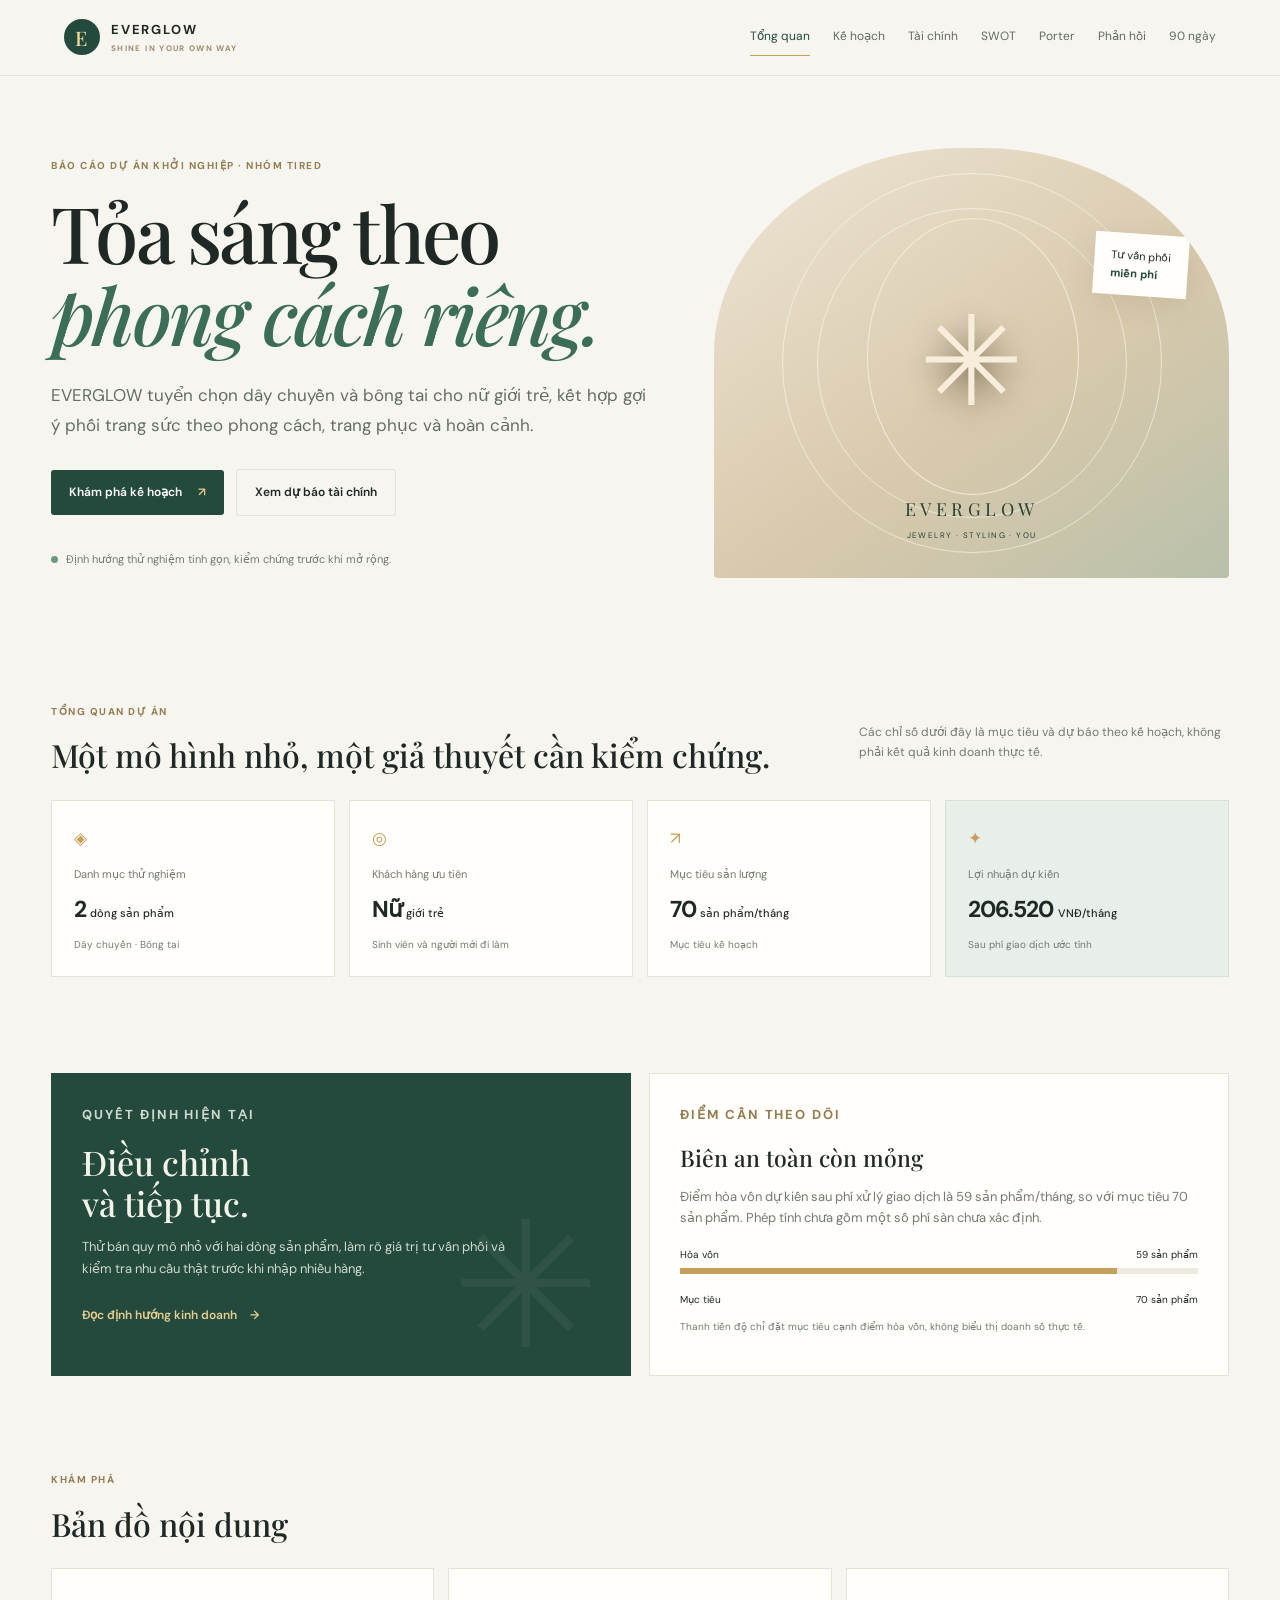
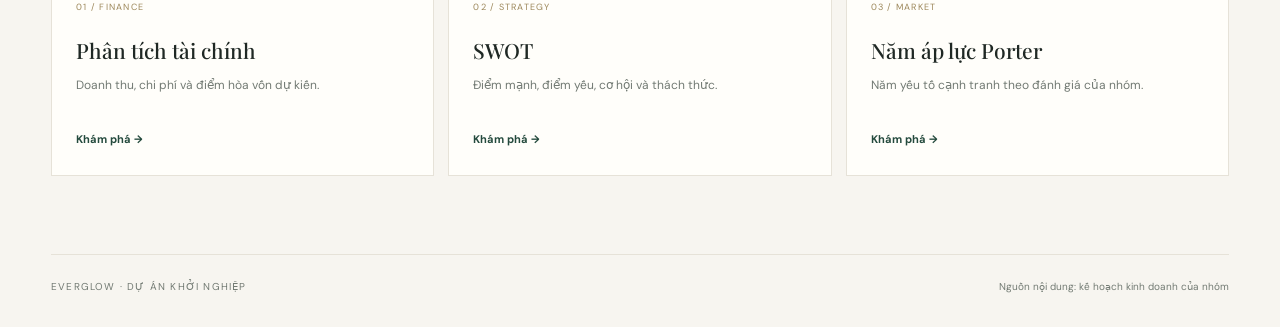
<file: index.html>
<!doctype html>
<html lang="vi"><head><meta charset="utf-8"><meta name="viewport" content="width=device-width,initial-scale=1"><meta name="theme-color" content="#f7f4ee"><title>EVERGLOW — Tỏa sáng theo phong cách riêng</title><link rel="stylesheet" href="style.css"></head>
<body><header class="topbar"><a class="brand" href="index.html"><span class="brand-mark">E</span><span>EVERGLOW<small>SHINE IN YOUR OWN WAY</small></span></a><nav><a class="active" href="index.html">Tổng quan</a><a href="business-plan.html">Kế hoạch</a><a href="financial-analysis.html">Tài chính</a><a href="swot.html">SWOT</a><a href="five-forces.html">Porter</a><a href="reflections.html">Phản hồi</a><a href="action-plan.html">90 ngày</a></nav><button class="menu-toggle" aria-label="Mở menu">☰</button></header>
<main class="shell"><section class="hero"><div class="hero-copy"><p class="eyebrow">BÁO CÁO DỰ ÁN KHỞI NGHIỆP · NHÓM TIRED</p><h1>Tỏa sáng theo<br><em>phong cách riêng.</em></h1><p class="lead">EVERGLOW tuyển chọn dây chuyền và bông tai cho nữ giới trẻ, kết hợp gợi ý phối trang sức theo phong cách, trang phục và hoàn cảnh.</p><div class="actions"><a class="button primary" href="business-plan.html">Khám phá kế hoạch <span>↗</span></a><a class="button quiet" href="financial-analysis.html">Xem dự báo tài chính</a></div><div class="hero-note"><span class="dot"></span>Định hướng thử nghiệm tinh gọn, kiểm chứng trước khi mở rộng.</div></div><div class="hero-art"><div class="orbit orbit-one"></div><div class="orbit orbit-two"></div><div class="gem">✳</div><div class="art-caption"><span>EVERGLOW</span><small>JEWELRY · STYLING · YOU</small></div><div class="floating-tag">Tư vấn phối<br><b>miễn phí</b></div></div></section>
<section class="section"><div class="section-head"><div><p class="eyebrow">TỔNG QUAN DỰ ÁN</p><h2>Một mô hình nhỏ, một giả thuyết cần kiểm chứng.</h2></div><p class="muted">Các chỉ số dưới đây là mục tiêu và dự báo theo kế hoạch, không phải kết quả kinh doanh thực tế.</p></div><div class="kpi-grid"><article class="kpi"><span class="kpi-icon">◈</span><p>Danh mục thử nghiệm</p><strong>2 <small>dòng sản phẩm</small></strong><span class="kpi-foot">Dây chuyền · Bông tai</span></article><article class="kpi"><span class="kpi-icon">◎</span><p>Khách hàng ưu tiên</p><strong>Nữ <small>giới trẻ</small></strong><span class="kpi-foot">Sinh viên và người mới đi làm</span></article><article class="kpi"><span class="kpi-icon">↗</span><p>Mục tiêu sản lượng</p><strong>70 <small>sản phẩm/tháng</small></strong><span class="kpi-foot">Mục tiêu kế hoạch</span></article><article class="kpi accent"><span class="kpi-icon">✦</span><p>Lợi nhuận dự kiến</p><strong>206.520 <small>VNĐ/tháng</small></strong><span class="kpi-foot">Sau phí giao dịch ước tính</span></article></div></section>
<section class="section split"><div class="panel dark-panel"><p class="eyebrow light">QUYẾT ĐỊNH HIỆN TẠI</p><h2>Điều chỉnh<br>và tiếp tục.</h2><p>Thử bán quy mô nhỏ với hai dòng sản phẩm, làm rõ giá trị tư vấn phối và kiểm tra nhu cầu thật trước khi nhập nhiều hàng.</p><a href="business-plan.html" class="text-link">Đọc định hướng kinh doanh <span>→</span></a><div class="sparkle">✳</div></div><div class="panel"><p class="eyebrow">ĐIỂM CẦN THEO DÕI</p><h3>Biên an toàn còn mỏng</h3><p class="muted">Điểm hòa vốn dự kiến sau phí xử lý giao dịch là 59 sản phẩm/tháng, so với mục tiêu 70 sản phẩm. Phép tính chưa gồm một số phí sàn chưa xác định.</p><div class="progress-label"><span>Hòa vốn</span><span>59 sản phẩm</span></div><div class="progress"><i style="width:84.3%"></i></div><div class="progress-label"><span>Mục tiêu</span><span>70 sản phẩm</span></div><p class="small muted">Thanh tiến độ chỉ đặt mục tiêu cạnh điểm hòa vốn, không biểu thị doanh số thực tế.</p></div></section>
<section class="section"><div class="section-head"><div><p class="eyebrow">KHÁM PHÁ</p><h2>Bản đồ nội dung</h2></div></div><div class="link-grid"><a class="link-card" href="financial-analysis.html"><span>01 / FINANCE</span><h3>Phân tích tài chính</h3><p>Doanh thu, chi phí và điểm hòa vốn dự kiến.</p><b>Khám phá →</b></a><a class="link-card" href="swot.html"><span>02 / STRATEGY</span><h3>SWOT</h3><p>Điểm mạnh, điểm yếu, cơ hội và thách thức.</p><b>Khám phá →</b></a><a class="link-card" href="five-forces.html"><span>03 / MARKET</span><h3>Năm áp lực Porter</h3><p>Năm yếu tố cạnh tranh theo đánh giá của nhóm.</p><b>Khám phá →</b></a></div></section>
<footer><span>EVERGLOW · DỰ ÁN KHỞI NGHIỆP</span><a href="business-plan.html">Nguồn nội dung: kế hoạch kinh doanh của nhóm</a></footer></main><script src="app.js"></script></body></html>
</file>
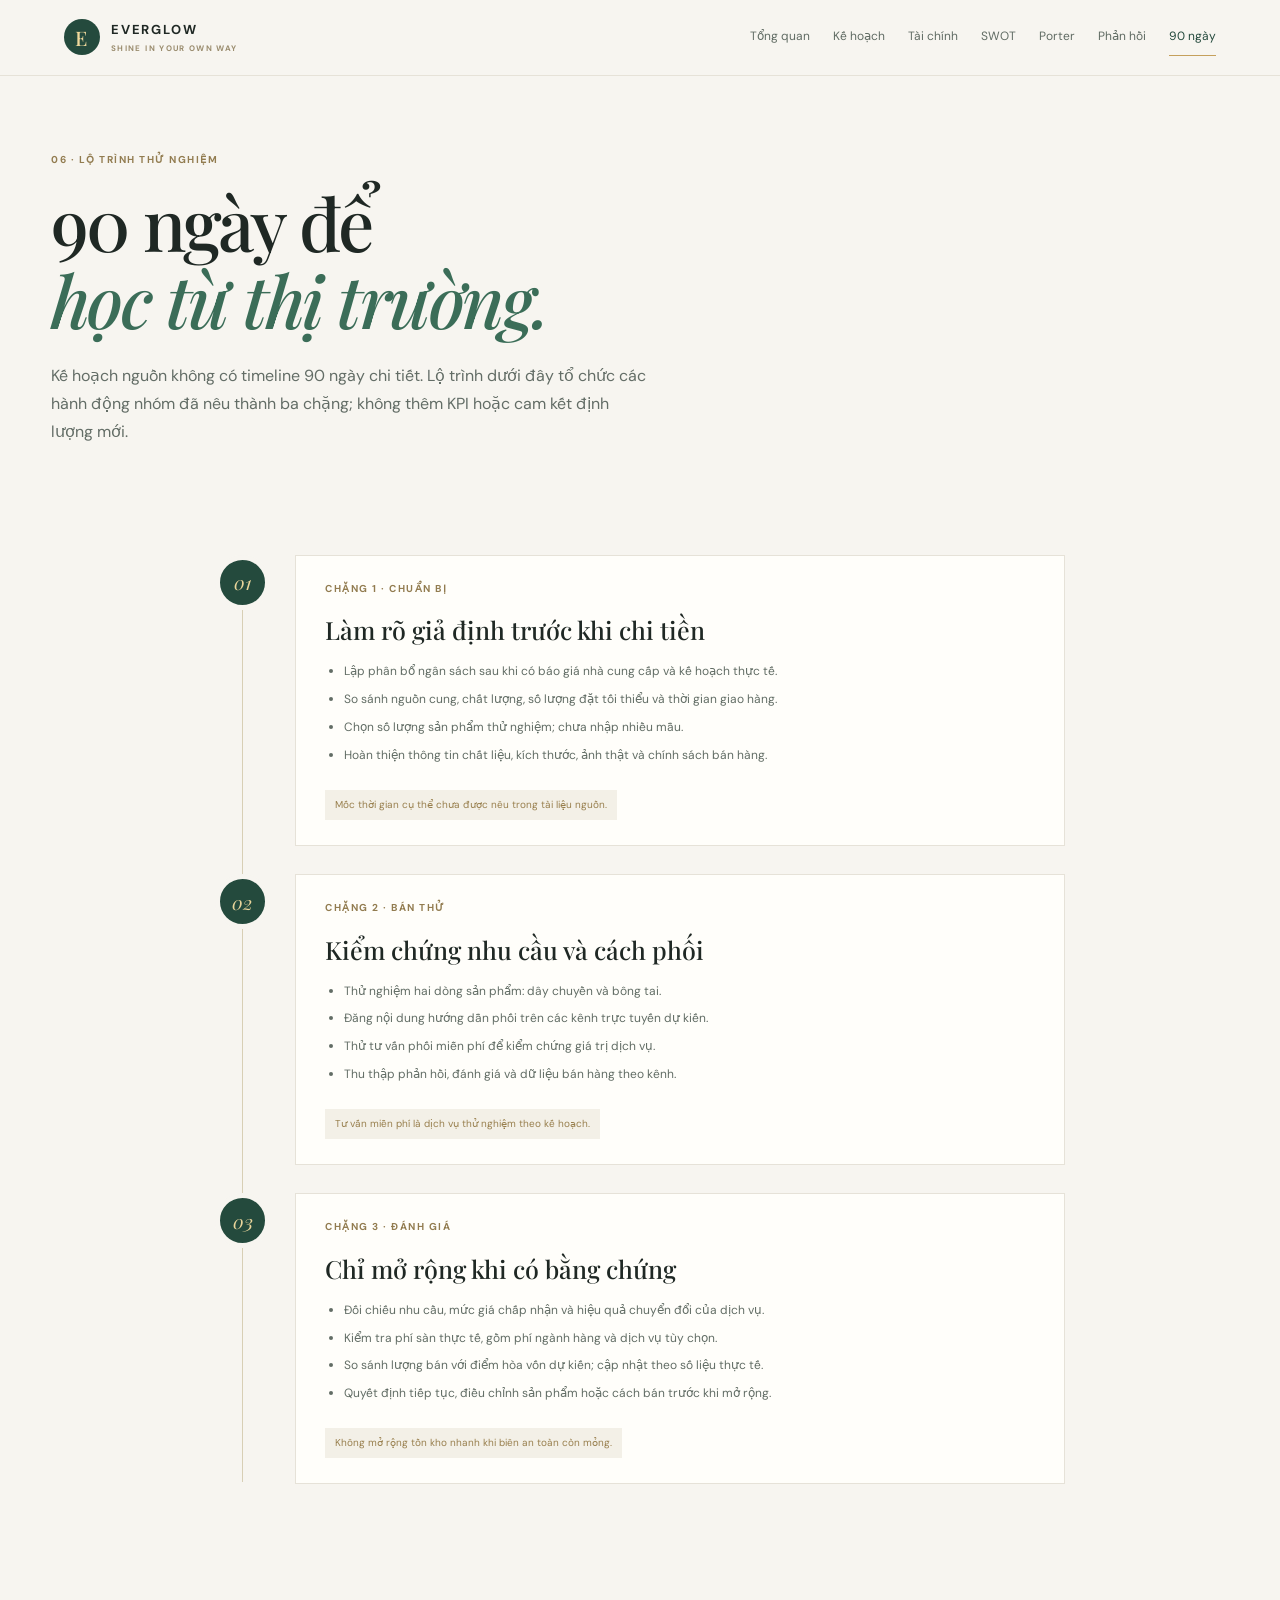
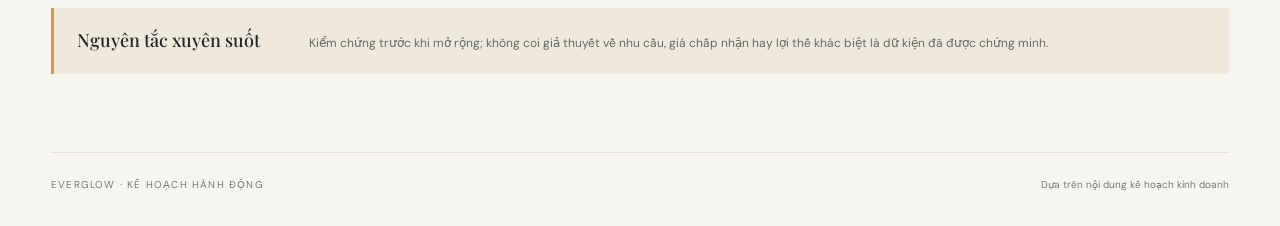
<file: action-plan.html>
<!doctype html><html lang="vi"><head><meta charset="utf-8"><meta name="viewport" content="width=device-width,initial-scale=1"><title>Kế hoạch hành động 90 ngày — EVERGLOW</title><link rel="stylesheet" href="style.css"></head><body><header class="topbar"><a class="brand" href="index.html"><span class="brand-mark">E</span><span>EVERGLOW<small>SHINE IN YOUR OWN WAY</small></span></a><nav><a href="index.html">Tổng quan</a><a href="business-plan.html">Kế hoạch</a><a href="financial-analysis.html">Tài chính</a><a href="swot.html">SWOT</a><a href="five-forces.html">Porter</a><a href="reflections.html">Phản hồi</a><a class="active" href="action-plan.html">90 ngày</a></nav><button class="menu-toggle" aria-label="Mở menu">☰</button></header><main class="shell"><section class="page-hero"><p class="eyebrow">06 · LỘ TRÌNH THỬ NGHIỆM</p><h1>90 ngày để<br><em>học từ thị trường.</em></h1><p class="lead">Kế hoạch nguồn không có timeline 90 ngày chi tiết. Lộ trình dưới đây tổ chức các hành động nhóm đã nêu thành ba chặng; không thêm KPI hoặc cam kết định lượng mới.</p></section><section class="section"><div class="timeline"><article class="timeline-item"><span class="timeline-marker">01</span><div class="timeline-content"><p class="eyebrow">CHẶNG 1 · CHUẨN BỊ</p><h2>Làm rõ giả định trước khi chi tiền</h2><ul><li>Lập phân bổ ngân sách sau khi có báo giá nhà cung cấp và kế hoạch thực tế.</li><li>So sánh nguồn cung, chất lượng, số lượng đặt tối thiểu và thời gian giao hàng.</li><li>Chọn số lượng sản phẩm thử nghiệm; chưa nhập nhiều mẫu.</li><li>Hoàn thiện thông tin chất liệu, kích thước, ảnh thật và chính sách bán hàng.</li></ul><span class="phase-note">Mốc thời gian cụ thể chưa được nêu trong tài liệu nguồn.</span></div></article><article class="timeline-item"><span class="timeline-marker">02</span><div class="timeline-content"><p class="eyebrow">CHẶNG 2 · BÁN THỬ</p><h2>Kiểm chứng nhu cầu và cách phối</h2><ul><li>Thử nghiệm hai dòng sản phẩm: dây chuyền và bông tai.</li><li>Đăng nội dung hướng dẫn phối trên các kênh trực tuyến dự kiến.</li><li>Thử tư vấn phối miễn phí để kiểm chứng giá trị dịch vụ.</li><li>Thu thập phản hồi, đánh giá và dữ liệu bán hàng theo kênh.</li></ul><span class="phase-note">Tư vấn miễn phí là dịch vụ thử nghiệm theo kế hoạch.</span></div></article><article class="timeline-item"><span class="timeline-marker">03</span><div class="timeline-content"><p class="eyebrow">CHẶNG 3 · ĐÁNH GIÁ</p><h2>Chỉ mở rộng khi có bằng chứng</h2><ul><li>Đối chiếu nhu cầu, mức giá chấp nhận và hiệu quả chuyển đổi của dịch vụ.</li><li>Kiểm tra phí sàn thực tế, gồm phí ngành hàng và dịch vụ tùy chọn.</li><li>So sánh lượng bán với điểm hòa vốn dự kiến; cập nhật theo số liệu thực tế.</li><li>Quyết định tiếp tục, điều chỉnh sản phẩm hoặc cách bán trước khi mở rộng.</li></ul><span class="phase-note">Không mở rộng tồn kho nhanh khi biên an toàn còn mỏng.</span></div></article></div></section><section class="section"><div class="callout"><strong>Nguyên tắc xuyên suốt</strong><span>Kiểm chứng trước khi mở rộng; không coi giả thuyết về nhu cầu, giá chấp nhận hay lợi thế khác biệt là dữ kiện đã được chứng minh.</span></div></section><footer><span>EVERGLOW · KẾ HOẠCH HÀNH ĐỘNG</span><a href="business-plan.html">Dựa trên nội dung kế hoạch kinh doanh</a></footer></main><script src="app.js"></script></body></html>
</file>
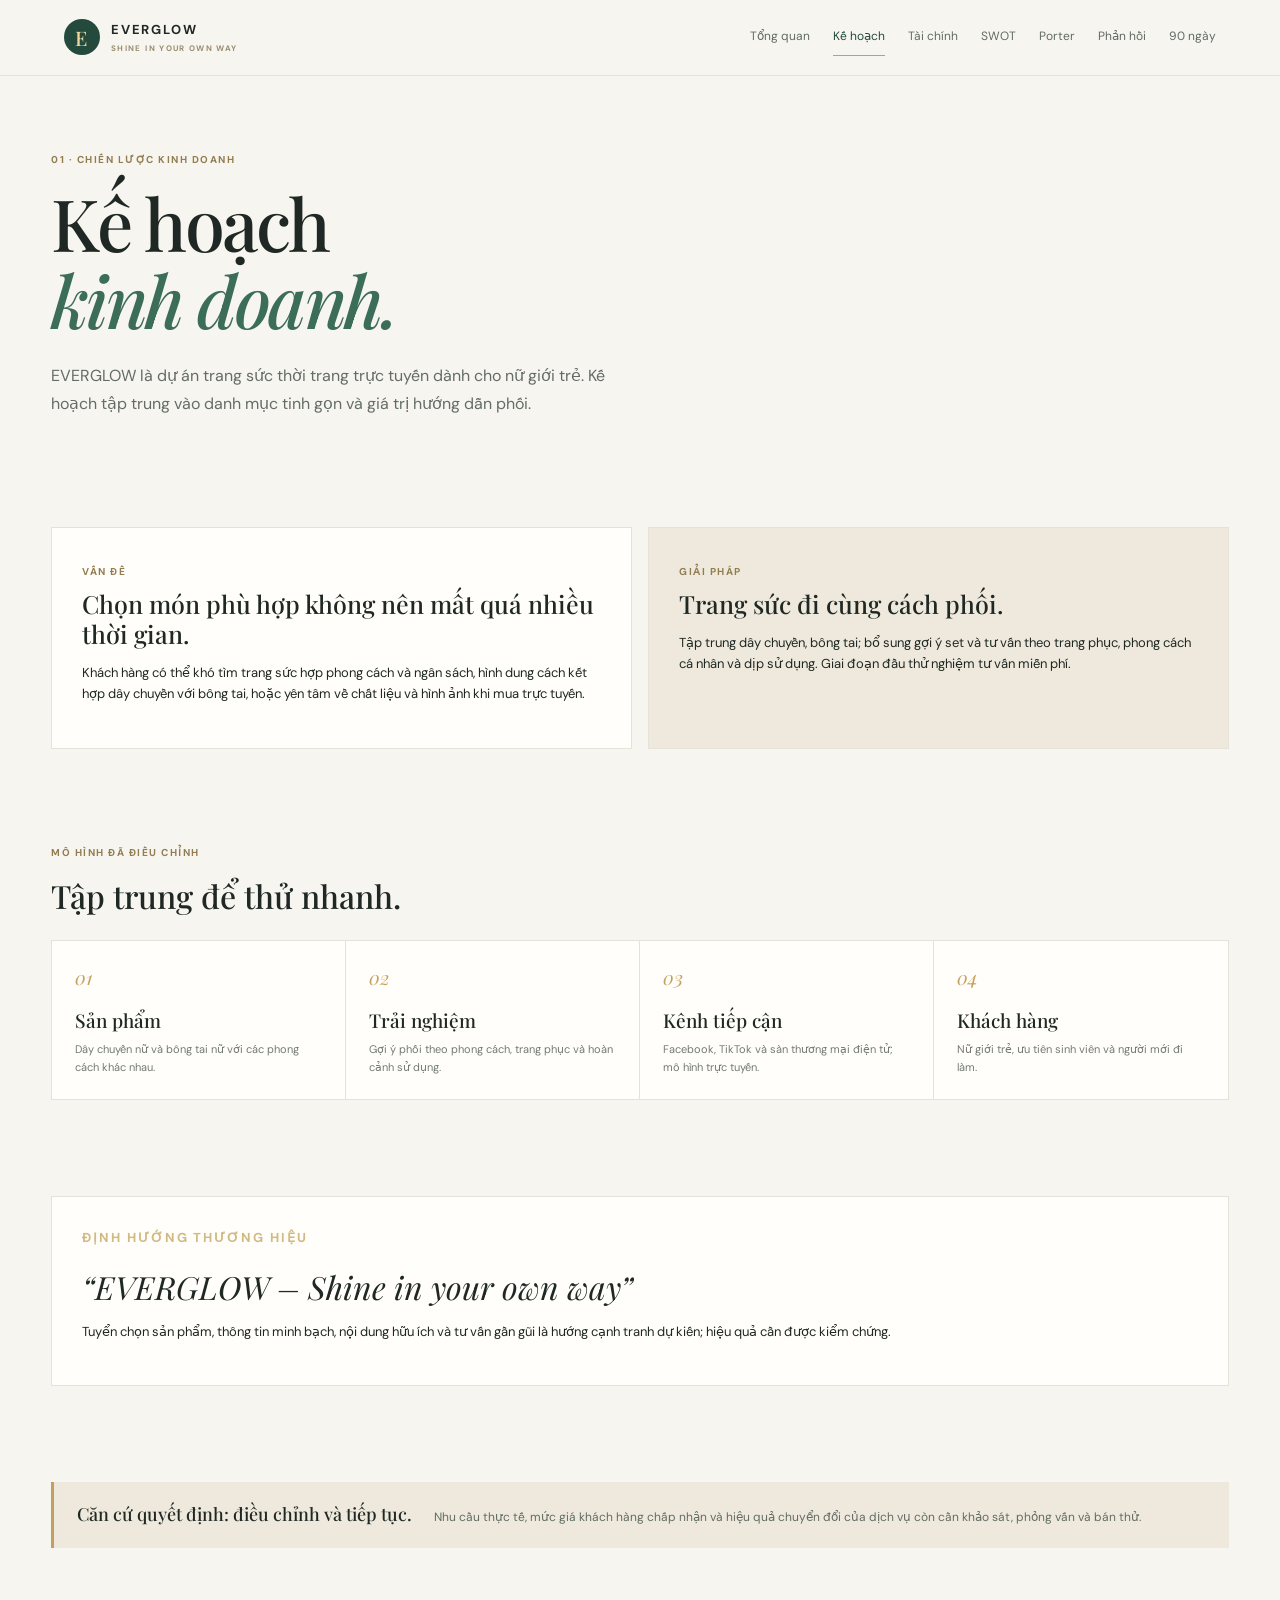
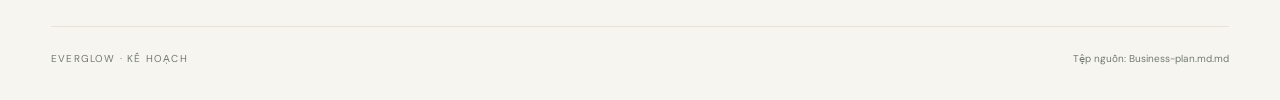
<file: business-plan.html>
<!doctype html><html lang="vi"><head><meta charset="utf-8"><meta name="viewport" content="width=device-width,initial-scale=1"><title>Kế hoạch kinh doanh — EVERGLOW</title><link rel="stylesheet" href="style.css"></head><body><header class="topbar"><a class="brand" href="index.html"><span class="brand-mark">E</span><span>EVERGLOW<small>SHINE IN YOUR OWN WAY</small></span></a><nav><a href="index.html">Tổng quan</a><a class="active" href="business-plan.html">Kế hoạch</a><a href="financial-analysis.html">Tài chính</a><a href="swot.html">SWOT</a><a href="five-forces.html">Porter</a><a href="reflections.html">Phản hồi</a><a href="action-plan.html">90 ngày</a></nav><button class="menu-toggle" aria-label="Mở menu">☰</button></header><main class="shell"><section class="page-hero"><p class="eyebrow">01 · CHIẾN LƯỢC KINH DOANH</p><h1>Kế hoạch<br><em>kinh doanh.</em></h1><p class="lead">EVERGLOW là dự án trang sức thời trang trực tuyến dành cho nữ giới trẻ. Kế hoạch tập trung vào danh mục tinh gọn và giá trị hướng dẫn phối.</p></section><section class="section"><div class="story-grid"><article class="panel"><span class="eyebrow">VẤN ĐỀ</span><h2>Chọn món phù hợp không nên mất quá nhiều thời gian.</h2><p>Khách hàng có thể khó tìm trang sức hợp phong cách và ngân sách, hình dung cách kết hợp dây chuyền với bông tai, hoặc yên tâm về chất liệu và hình ảnh khi mua trực tuyến.</p></article><article class="panel soft"><span class="eyebrow">GIẢI PHÁP</span><h2>Trang sức đi cùng cách phối.</h2><p>Tập trung dây chuyền, bông tai; bổ sung gợi ý set và tư vấn theo trang phục, phong cách cá nhân và dịp sử dụng. Giai đoạn đầu thử nghiệm tư vấn miễn phí.</p></article></div></section><section class="section"><div class="section-head"><div><p class="eyebrow">MÔ HÌNH ĐÃ ĐIỀU CHỈNH</p><h2>Tập trung để thử nhanh.</h2></div></div><div class="pillars"><article><b>01</b><h3>Sản phẩm</h3><p>Dây chuyền nữ và bông tai nữ với các phong cách khác nhau.</p></article><article><b>02</b><h3>Trải nghiệm</h3><p>Gợi ý phối theo phong cách, trang phục và hoàn cảnh sử dụng.</p></article><article><b>03</b><h3>Kênh tiếp cận</h3><p>Facebook, TikTok và sàn thương mại điện tử; mô hình trực tuyến.</p></article><article><b>04</b><h3>Khách hàng</h3><p>Nữ giới trẻ, ưu tiên sinh viên và người mới đi làm.</p></article></div></section><section class="section"><div class="panel quote-panel"><p class="eyebrow light">ĐỊNH HƯỚNG THƯƠNG HIỆU</p><blockquote>“EVERGLOW – Shine in your own way”</blockquote><p>Tuyển chọn sản phẩm, thông tin minh bạch, nội dung hữu ích và tư vấn gần gũi là hướng cạnh tranh dự kiến; hiệu quả cần được kiểm chứng.</p></div></section><section class="section"><div class="callout"><strong>Căn cứ quyết định: điều chỉnh và tiếp tục.</strong><span>Nhu cầu thực tế, mức giá khách hàng chấp nhận và hiệu quả chuyển đổi của dịch vụ còn cần khảo sát, phỏng vấn và bán thử.</span></div></section><footer><span>EVERGLOW · KẾ HOẠCH</span><a href="Business-plan.md.md">Tệp nguồn: Business-plan.md.md</a></footer></main><script src="app.js"></script></body></html>
</file>
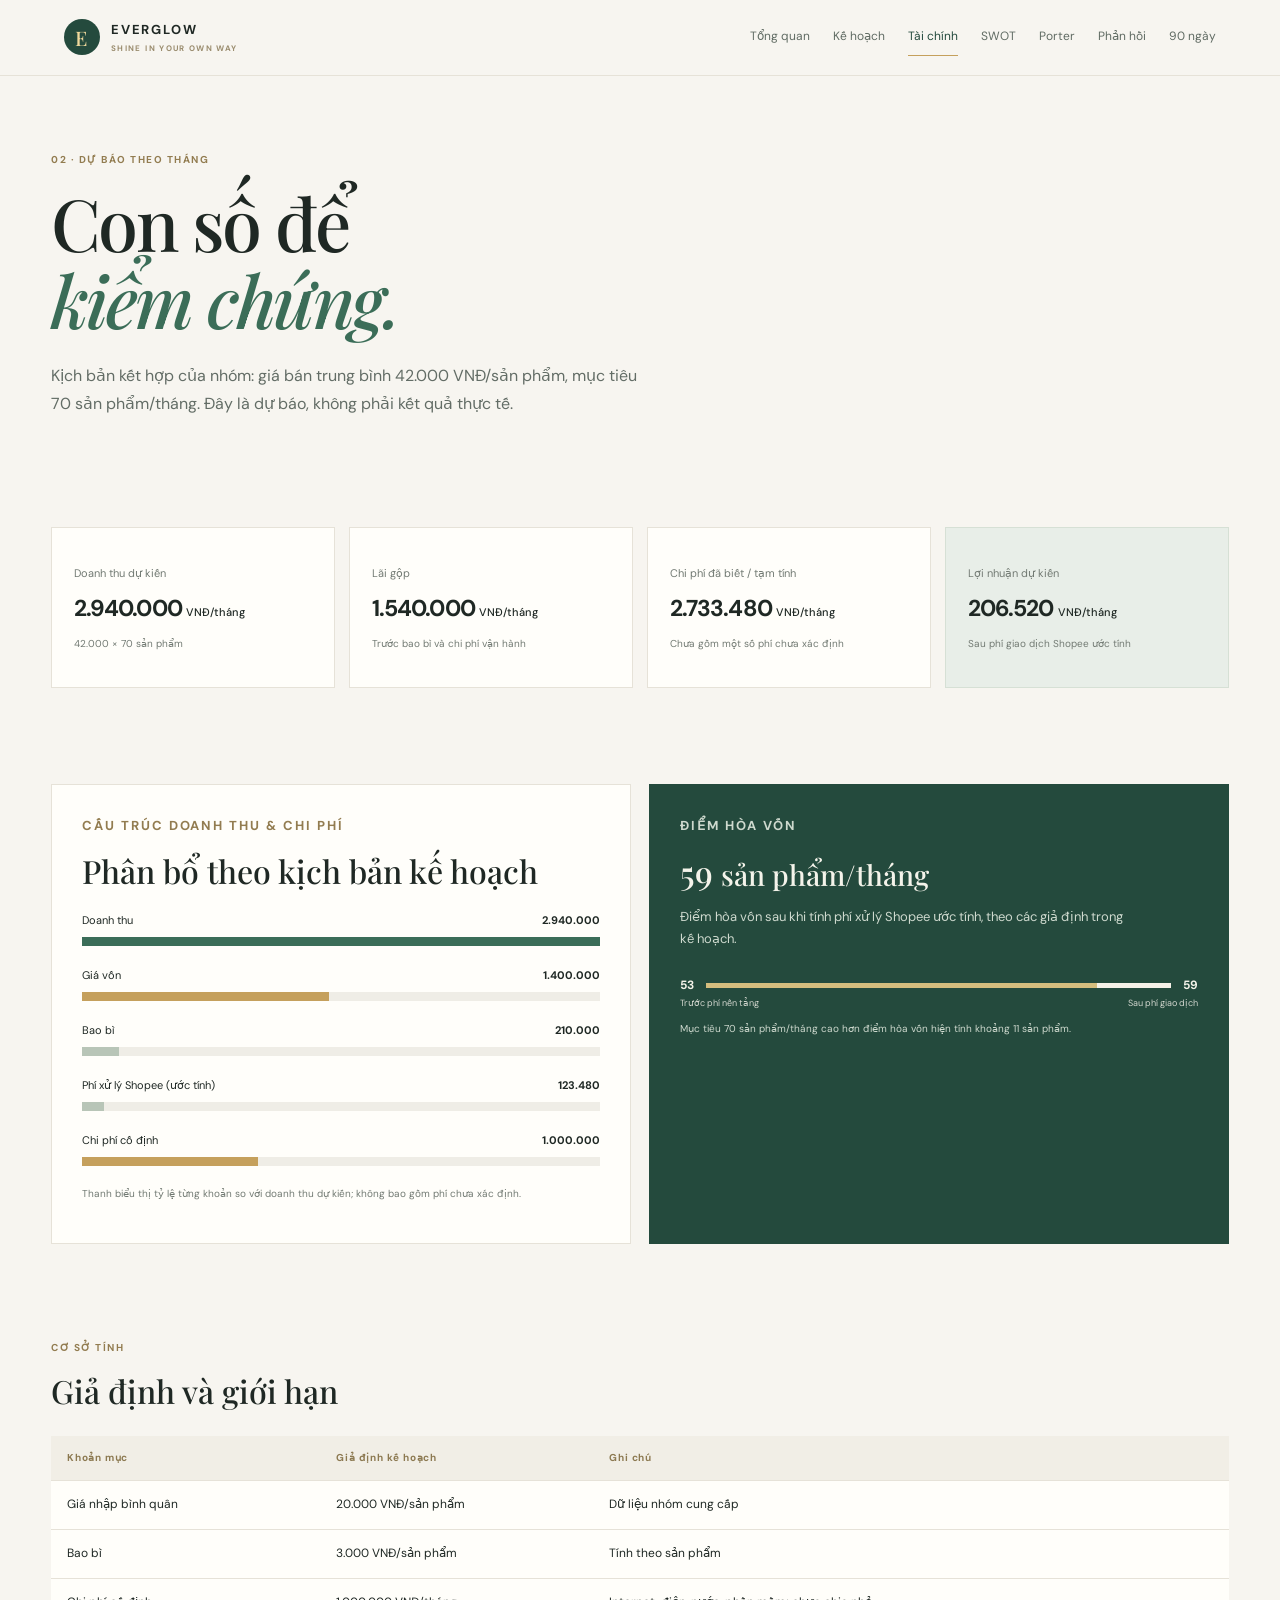
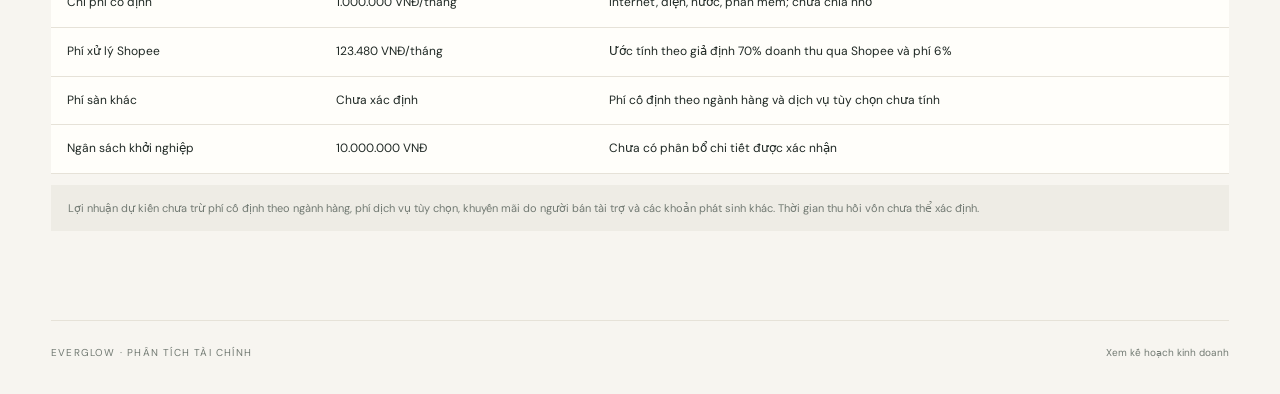
<file: financial-analysis.html>
<!doctype html><html lang="vi"><head><meta charset="utf-8"><meta name="viewport" content="width=device-width,initial-scale=1"><title>Phân tích tài chính — EVERGLOW</title><link rel="stylesheet" href="style.css"></head><body><header class="topbar"><a class="brand" href="index.html"><span class="brand-mark">E</span><span>EVERGLOW<small>SHINE IN YOUR OWN WAY</small></span></a><nav><a href="index.html">Tổng quan</a><a href="business-plan.html">Kế hoạch</a><a class="active" href="financial-analysis.html">Tài chính</a><a href="swot.html">SWOT</a><a href="five-forces.html">Porter</a><a href="reflections.html">Phản hồi</a><a href="action-plan.html">90 ngày</a></nav><button class="menu-toggle" aria-label="Mở menu">☰</button></header><main class="shell"><section class="page-hero"><p class="eyebrow">02 · DỰ BÁO THEO THÁNG</p><h1>Con số để<br><em>kiểm chứng.</em></h1><p class="lead">Kịch bản kết hợp của nhóm: giá bán trung bình 42.000 VNĐ/sản phẩm, mục tiêu 70 sản phẩm/tháng. Đây là dự báo, không phải kết quả thực tế.</p></section><section class="section"><div class="kpi-grid"><article class="kpi"><p>Doanh thu dự kiến</p><strong>2.940.000 <small>VNĐ/tháng</small></strong><span class="kpi-foot">42.000 × 70 sản phẩm</span></article><article class="kpi"><p>Lãi gộp</p><strong>1.540.000 <small>VNĐ/tháng</small></strong><span class="kpi-foot">Trước bao bì và chi phí vận hành</span></article><article class="kpi"><p>Chi phí đã biết / tạm tính</p><strong>2.733.480 <small>VNĐ/tháng</small></strong><span class="kpi-foot">Chưa gồm một số phí chưa xác định</span></article><article class="kpi accent"><p>Lợi nhuận dự kiến</p><strong>206.520 <small>VNĐ/tháng</small></strong><span class="kpi-foot">Sau phí giao dịch Shopee ước tính</span></article></div></section><section class="section split"><div class="panel"><p class="eyebrow">CẤU TRÚC DOANH THU & CHI PHÍ</p><h2>Phân bổ theo kịch bản kế hoạch</h2><div class="bar-row"><div><span>Doanh thu</span><b>2.940.000</b></div><div class="bar"><i style="width:100%"></i></div></div><div class="bar-row"><div><span>Giá vốn</span><b>1.400.000</b></div><div class="bar"><i class="bar-gold" style="width:47.6%"></i></div></div><div class="bar-row"><div><span>Bao bì</span><b>210.000</b></div><div class="bar"><i class="bar-soft" style="width:7.1%"></i></div></div><div class="bar-row"><div><span>Phí xử lý Shopee (ước tính)</span><b>123.480</b></div><div class="bar"><i class="bar-soft" style="width:4.2%"></i></div></div><div class="bar-row"><div><span>Chi phí cố định</span><b>1.000.000</b></div><div class="bar"><i class="bar-gold" style="width:34%"></i></div></div><p class="small muted">Thanh biểu thị tỷ lệ từng khoản so với doanh thu dự kiến; không bao gồm phí chưa xác định.</p></div><div class="panel dark-panel"><p class="eyebrow light">ĐIỂM HÒA VỐN</p><h2>59 <small>sản phẩm/tháng</small></h2><p>Điểm hòa vốn sau khi tính phí xử lý Shopee ước tính, theo các giả định trong kế hoạch.</p><div class="break-even"><span>53</span><div><i></i></div><span>59</span></div><div class="break-labels"><span>Trước phí nền tảng</span><span>Sau phí giao dịch</span></div><p class="small">Mục tiêu 70 sản phẩm/tháng cao hơn điểm hòa vốn hiện tính khoảng 11 sản phẩm.</p></div></section><section class="section"><div class="section-head"><div><p class="eyebrow">CƠ SỞ TÍNH</p><h2>Giả định và giới hạn</h2></div></div><div class="table-wrap"><table><thead><tr><th>Khoản mục</th><th>Giả định kế hoạch</th><th>Ghi chú</th></tr></thead><tbody><tr><td>Giá nhập bình quân</td><td>20.000 VNĐ/sản phẩm</td><td>Dữ liệu nhóm cung cấp</td></tr><tr><td>Bao bì</td><td>3.000 VNĐ/sản phẩm</td><td>Tính theo sản phẩm</td></tr><tr><td>Chi phí cố định</td><td>1.000.000 VNĐ/tháng</td><td>Internet, điện, nước, phần mềm; chưa chia nhỏ</td></tr><tr><td>Phí xử lý Shopee</td><td>123.480 VNĐ/tháng</td><td>Ước tính theo giả định 70% doanh thu qua Shopee và phí 6%</td></tr><tr><td>Phí sàn khác</td><td>Chưa xác định</td><td>Phí cố định theo ngành hàng và dịch vụ tùy chọn chưa tính</td></tr><tr><td>Ngân sách khởi nghiệp</td><td>10.000.000 VNĐ</td><td>Chưa có phân bổ chi tiết được xác nhận</td></tr></tbody></table></div><p class="note">Lợi nhuận dự kiến chưa trừ phí cố định theo ngành hàng, phí dịch vụ tùy chọn, khuyến mãi do người bán tài trợ và các khoản phát sinh khác. Thời gian thu hồi vốn chưa thể xác định.</p></section><footer><span>EVERGLOW · PHÂN TÍCH TÀI CHÍNH</span><a href="business-plan.html">Xem kế hoạch kinh doanh</a></footer></main><script src="app.js"></script></body></html>
</file>
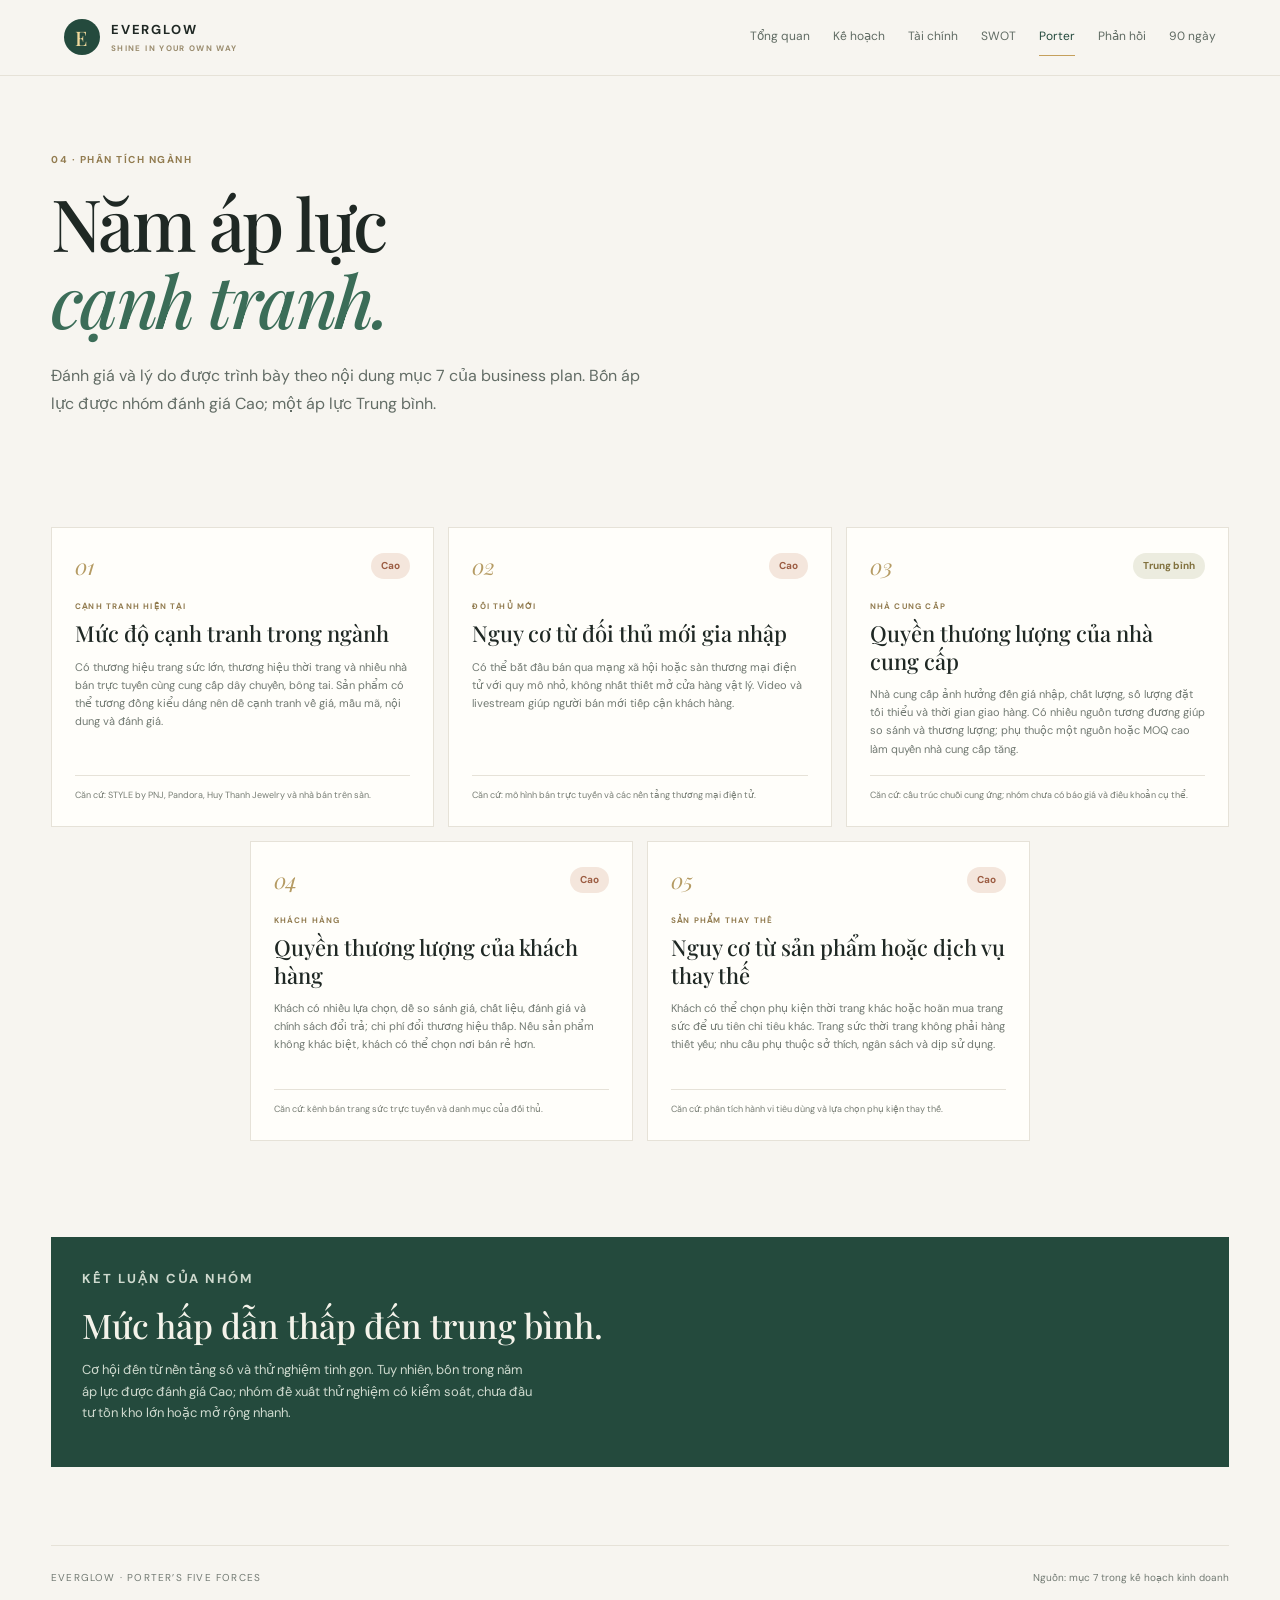
<file: five-forces.html>
<!doctype html><html lang="vi"><head><meta charset="utf-8"><meta name="viewport" content="width=device-width,initial-scale=1"><title>Năm áp lực cạnh tranh của Porter — EVERGLOW</title><link rel="stylesheet" href="style.css"></head><body><header class="topbar"><a class="brand" href="index.html"><span class="brand-mark">E</span><span>EVERGLOW<small>SHINE IN YOUR OWN WAY</small></span></a><nav><a href="index.html">Tổng quan</a><a href="business-plan.html">Kế hoạch</a><a href="financial-analysis.html">Tài chính</a><a href="swot.html">SWOT</a><a class="active" href="five-forces.html">Porter</a><a href="reflections.html">Phản hồi</a><a href="action-plan.html">90 ngày</a></nav><button class="menu-toggle" aria-label="Mở menu">☰</button></header><main class="shell"><section class="page-hero"><p class="eyebrow">04 · PHÂN TÍCH NGÀNH</p><h1>Năm áp lực<br><em>cạnh tranh.</em></h1><p class="lead">Đánh giá và lý do được trình bày theo nội dung mục 7 của business plan. Bốn áp lực được nhóm đánh giá Cao; một áp lực Trung bình.</p></section><section class="section"><div class="forces-grid"><article class="force-card"><div class="force-top"><span class="force-no">01</span><span class="rating high">Cao</span></div><p class="eyebrow">CẠNH TRANH HIỆN TẠI</p><h2>Mức độ cạnh tranh trong ngành</h2><p>Có thương hiệu trang sức lớn, thương hiệu thời trang và nhiều nhà bán trực tuyến cùng cung cấp dây chuyền, bông tai. Sản phẩm có thể tương đồng kiểu dáng nên dễ cạnh tranh về giá, mẫu mã, nội dung và đánh giá.</p><div class="source-line">Căn cứ: STYLE by PNJ, Pandora, Huy Thanh Jewelry và nhà bán trên sàn.</div></article><article class="force-card"><div class="force-top"><span class="force-no">02</span><span class="rating high">Cao</span></div><p class="eyebrow">ĐỐI THỦ MỚI</p><h2>Nguy cơ từ đối thủ mới gia nhập</h2><p>Có thể bắt đầu bán qua mạng xã hội hoặc sàn thương mại điện tử với quy mô nhỏ, không nhất thiết mở cửa hàng vật lý. Video và livestream giúp người bán mới tiếp cận khách hàng.</p><div class="source-line">Căn cứ: mô hình bán trực tuyến và các nền tảng thương mại điện tử.</div></article><article class="force-card"><div class="force-top"><span class="force-no">03</span><span class="rating medium">Trung bình</span></div><p class="eyebrow">NHÀ CUNG CẤP</p><h2>Quyền thương lượng của nhà cung cấp</h2><p>Nhà cung cấp ảnh hưởng đến giá nhập, chất lượng, số lượng đặt tối thiểu và thời gian giao hàng. Có nhiều nguồn tương đương giúp so sánh và thương lượng; phụ thuộc một nguồn hoặc MOQ cao làm quyền nhà cung cấp tăng.</p><div class="source-line">Căn cứ: cấu trúc chuỗi cung ứng; nhóm chưa có báo giá và điều khoản cụ thể.</div></article><article class="force-card"><div class="force-top"><span class="force-no">04</span><span class="rating high">Cao</span></div><p class="eyebrow">KHÁCH HÀNG</p><h2>Quyền thương lượng của khách hàng</h2><p>Khách có nhiều lựa chọn, dễ so sánh giá, chất liệu, đánh giá và chính sách đổi trả; chi phí đổi thương hiệu thấp. Nếu sản phẩm không khác biệt, khách có thể chọn nơi bán rẻ hơn.</p><div class="source-line">Căn cứ: kênh bán trang sức trực tuyến và danh mục của đối thủ.</div></article><article class="force-card"><div class="force-top"><span class="force-no">05</span><span class="rating high">Cao</span></div><p class="eyebrow">SẢN PHẨM THAY THẾ</p><h2>Nguy cơ từ sản phẩm hoặc dịch vụ thay thế</h2><p>Khách có thể chọn phụ kiện thời trang khác hoặc hoãn mua trang sức để ưu tiên chi tiêu khác. Trang sức thời trang không phải hàng thiết yếu; nhu cầu phụ thuộc sở thích, ngân sách và dịp sử dụng.</p><div class="source-line">Căn cứ: phân tích hành vi tiêu dùng và lựa chọn phụ kiện thay thế.</div></article></div></section><section class="section"><div class="panel dark-panel"><p class="eyebrow light">KẾT LUẬN CỦA NHÓM</p><h2>Mức hấp dẫn thấp đến trung bình.</h2><p>Cơ hội đến từ nền tảng số và thử nghiệm tinh gọn. Tuy nhiên, bốn trong năm áp lực được đánh giá Cao; nhóm đề xuất thử nghiệm có kiểm soát, chưa đầu tư tồn kho lớn hoặc mở rộng nhanh.</p></div></section><footer><span>EVERGLOW · PORTER’S FIVE FORCES</span><a href="business-plan.html">Nguồn: mục 7 trong kế hoạch kinh doanh</a></footer></main><script src="app.js"></script></body></html>
</file>
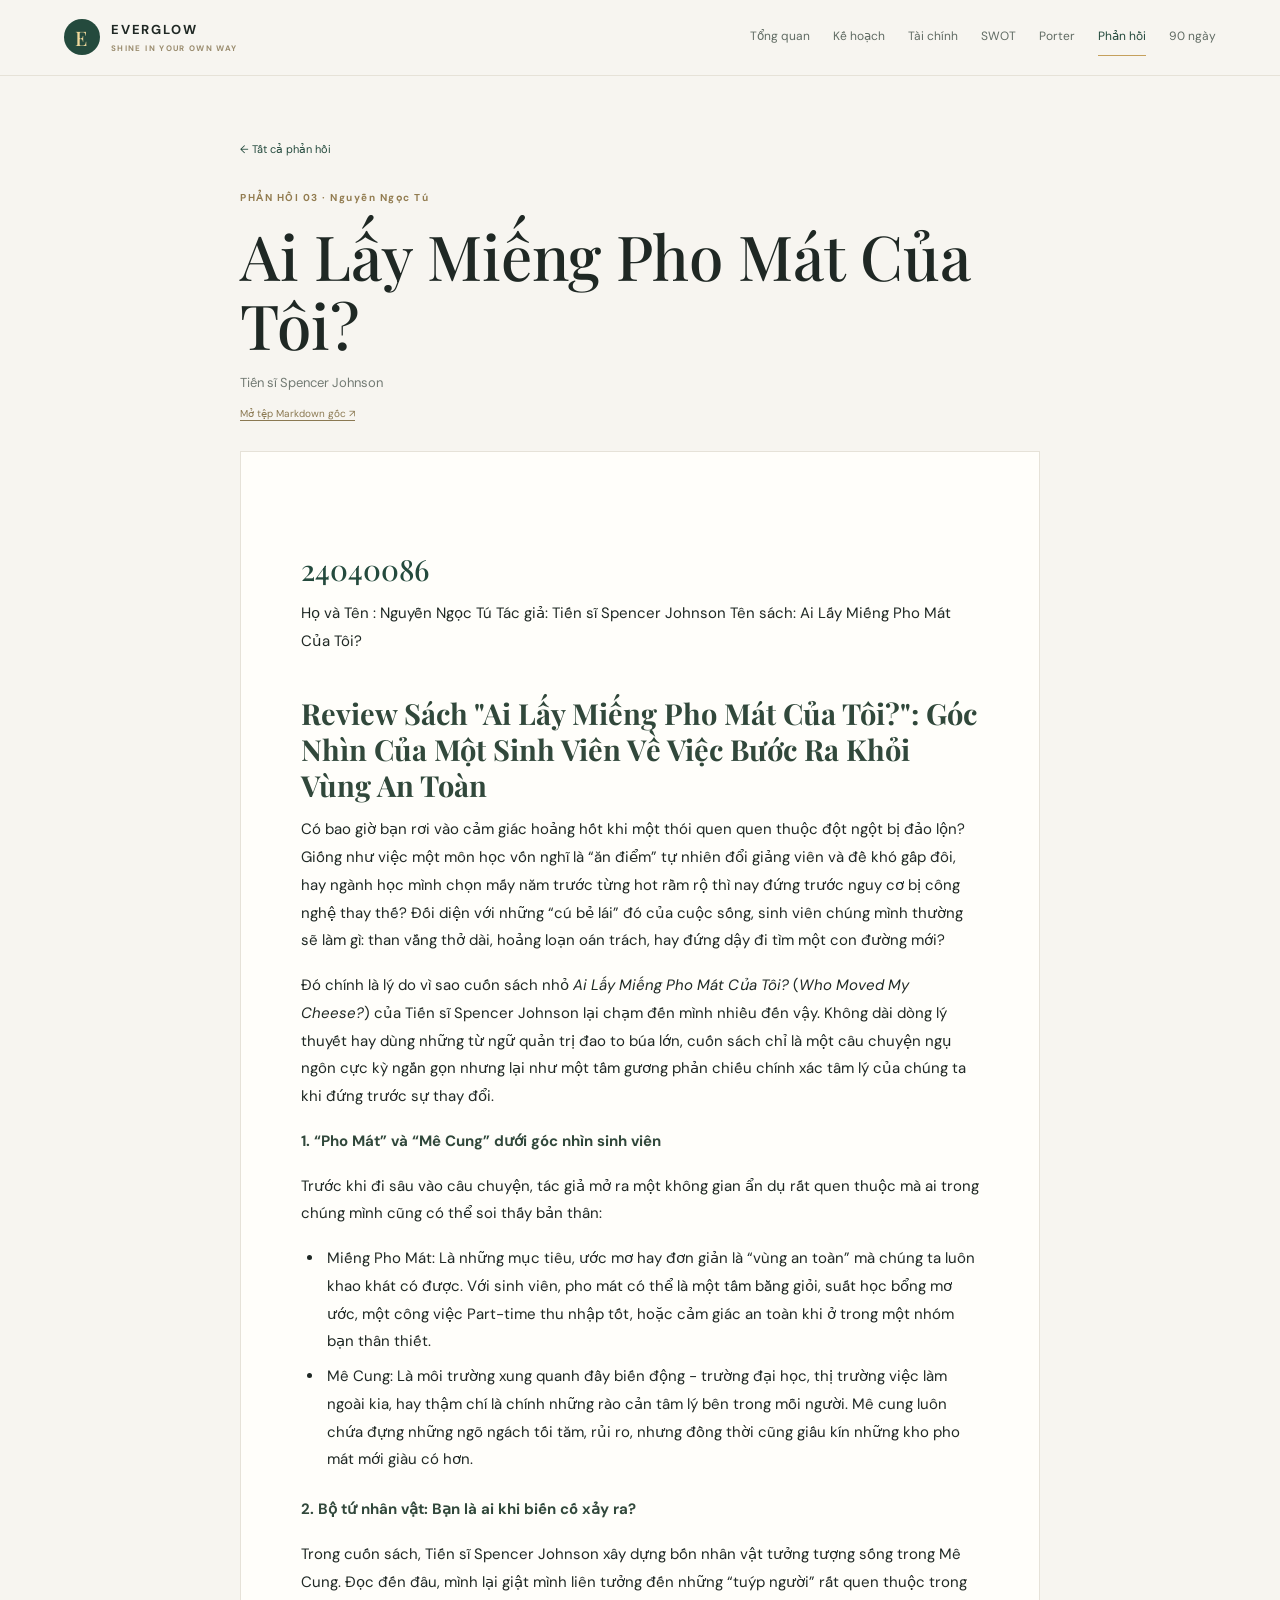
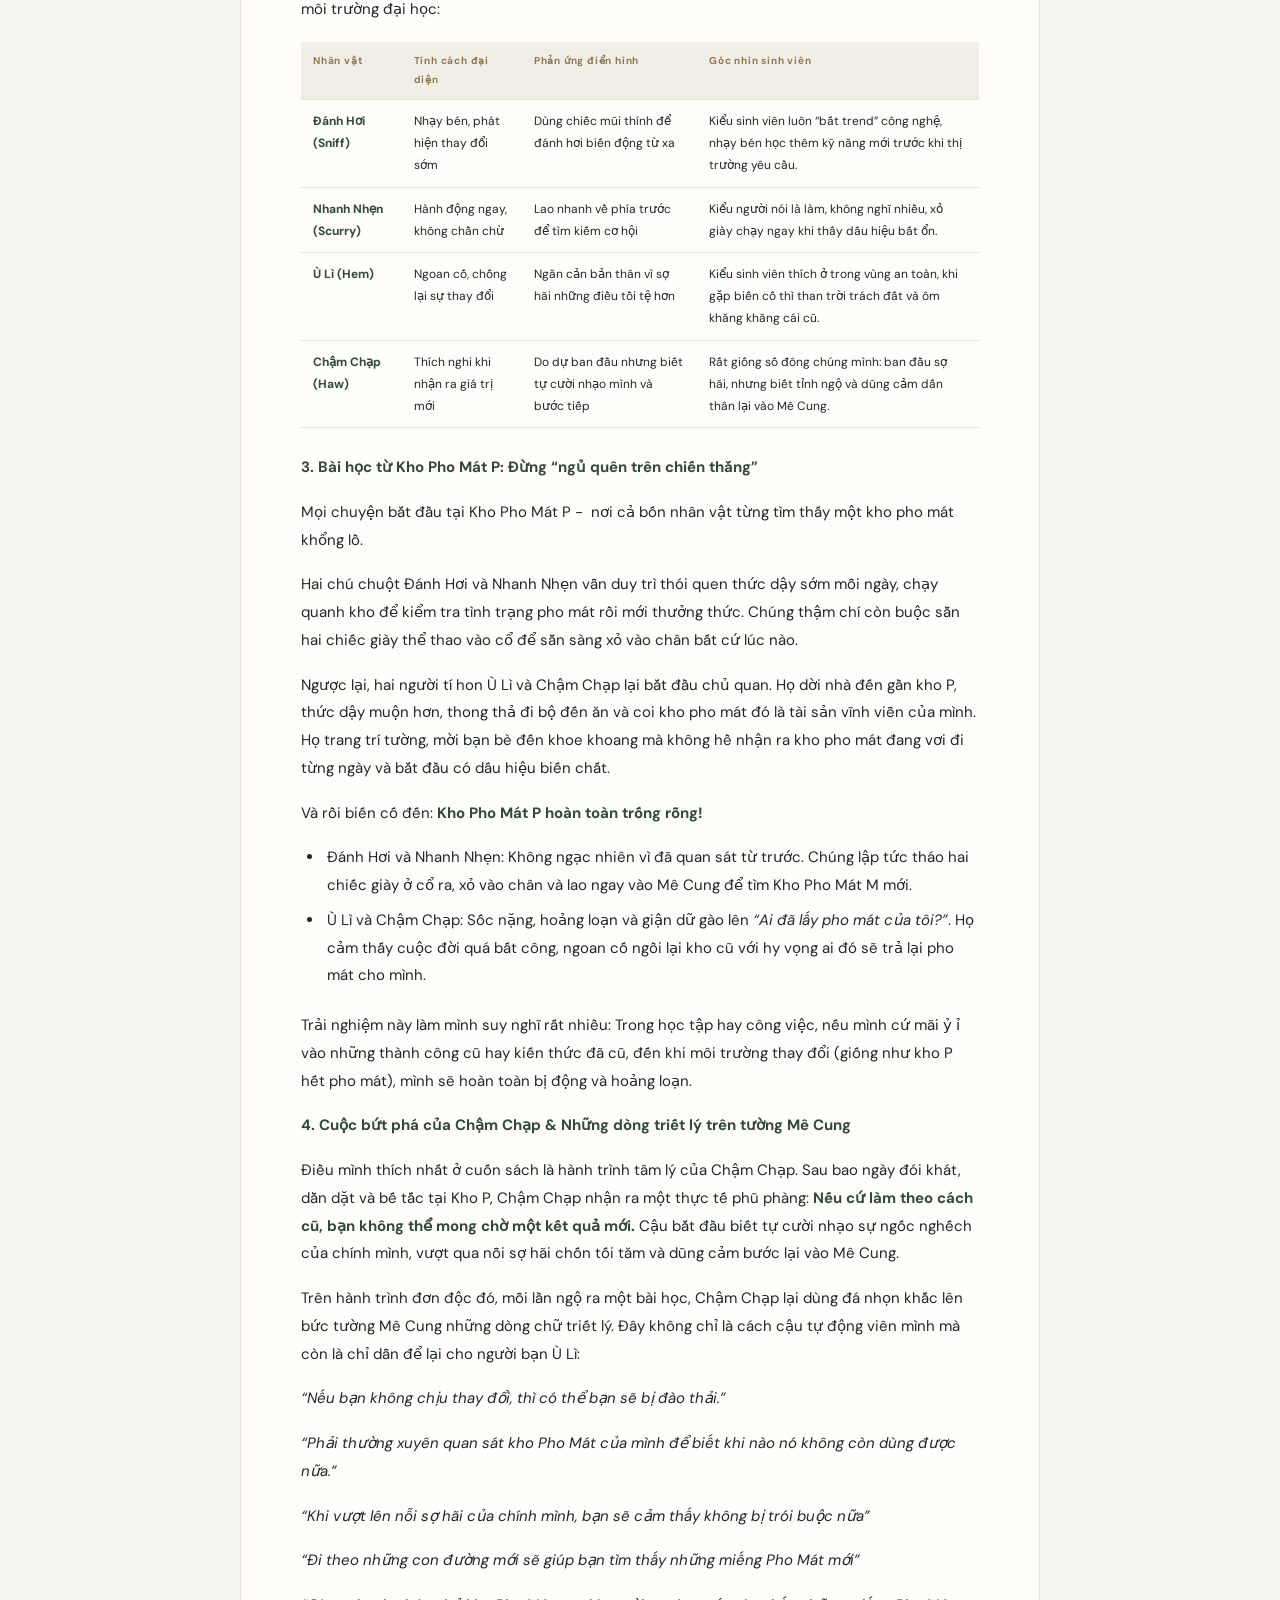
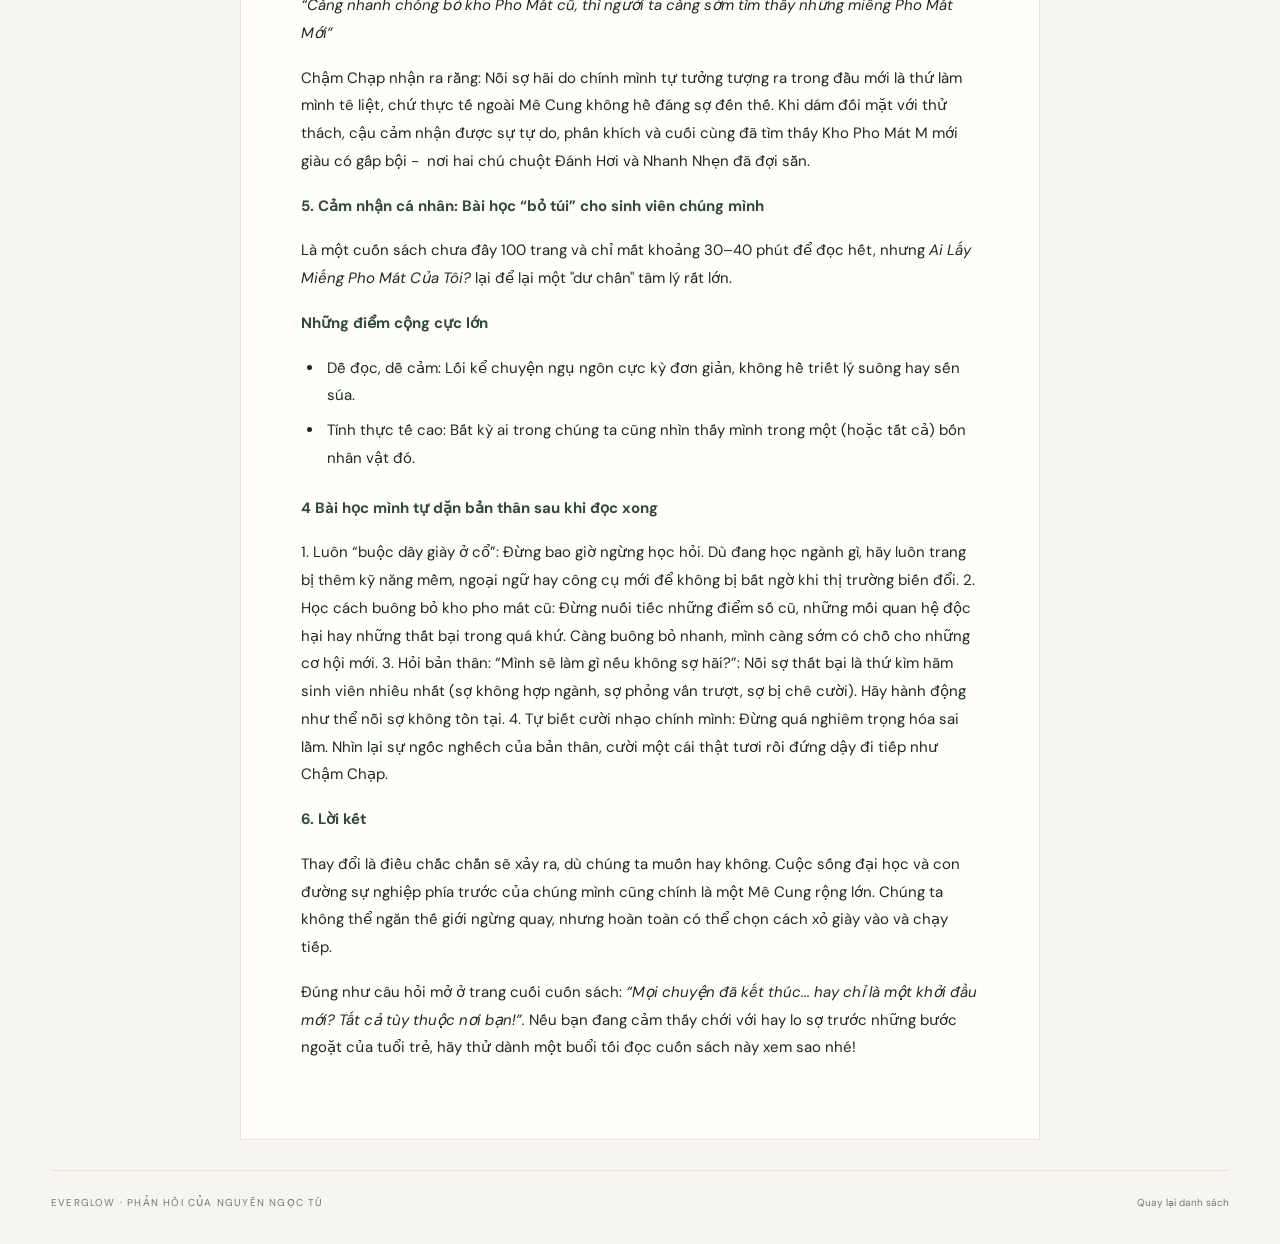
<file: reflection-nguyen-ngoc-tu.html>
<!doctype html><html lang="vi"><head><meta charset="utf-8"><meta name="viewport" content="width=device-width,initial-scale=1"><title>Nguyễn Ngọc Tú — Ai Lấy Miếng Pho Mát Của Tôi?</title><link rel="stylesheet" href="style.css"></head><body><header class="topbar"><a class="brand" href="index.html"><span class="brand-mark">E</span><span>EVERGLOW<small>SHINE IN YOUR OWN WAY</small></span></a><nav><a href="index.html">Tổng quan</a><a href="business-plan.html">Kế hoạch</a><a href="financial-analysis.html">Tài chính</a><a href="swot.html">SWOT</a><a href="five-forces.html">Porter</a><a class="active" href="reflections.html">Phản hồi</a><a href="action-plan.html">90 ngày</a></nav><button class="menu-toggle" aria-label="Mở menu">☰</button></header><main class="shell"><section class="article-header"><a class="back-link" href="reflections.html">← Tất cả phản hồi</a><p class="eyebrow">PHẢN HỒI 03 · Nguyễn Ngọc Tú</p><h1>Ai Lấy Miếng Pho Mát Của Tôi?</h1><p class="article-byline">Tiến sĩ Spencer Johnson</p><a class="source-file" href="Reflections/24040086%20-%20Nguy%E1%BB%85n%20Ng%E1%BB%8Dc%20T%C3%BA.md">Mở tệp Markdown gốc ↗</a></section><article class="article-body"><h2>24040086</h2>
<p>Họ và Tên : Nguyễn Ngọc Tú Tác giả: Tiến sĩ Spencer Johnson Tên sách: Ai Lấy Miếng Pho Mát Của Tôi?</p>
<h2><strong>Review Sách "Ai Lấy Miếng Pho Mát Của Tôi?": Góc Nhìn Của Một Sinh Viên Về Việc Bước Ra Khỏi Vùng An Toàn</strong></h2>
<p>Có bao giờ bạn rơi vào cảm giác hoảng hốt khi một thói quen quen thuộc đột ngột bị đảo lộn? Giống như việc một môn học vốn nghĩ là “ăn điểm” tự nhiên đổi giảng viên và đề khó gấp đôi, hay ngành học mình chọn mấy năm trước từng hot rầm rộ thì nay đứng trước nguy cơ bị công nghệ thay thế? Đối diện với những “cú bẻ lái” đó của cuộc sống, sinh viên chúng mình thường sẽ làm gì: than vắng thở dài, hoảng loạn oán trách, hay đứng dậy đi tìm một con đường mới?</p>
<p>Đó chính là lý do vì sao cuốn sách nhỏ <em>Ai Lấy Miếng Pho Mát Của Tôi?</em> (<em>Who Moved My Cheese?</em>) của Tiến sĩ Spencer Johnson lại chạm đến mình nhiều đến vậy. Không dài dòng lý thuyết hay dùng những từ ngữ quản trị đao to búa lớn, cuốn sách chỉ là một câu chuyện ngụ ngôn cực kỳ ngắn gọn nhưng lại như một tấm gương phản chiếu chính xác tâm lý của chúng ta khi đứng trước sự thay đổi.</p>
<p><strong>1. “Pho Mát” và “Mê Cung” dưới góc nhìn sinh viên</strong></p>
<p>Trước khi đi sâu vào câu chuyện, tác giả mở ra một không gian ẩn dụ rất quen thuộc mà ai trong chúng mình cũng có thể soi thấy bản thân:</p>
<ul>
<li>Miếng Pho Mát: Là những mục tiêu, ước mơ hay đơn giản là “vùng an toàn” mà chúng ta luôn khao khát có được. Với sinh viên, pho mát có thể là một tấm bằng giỏi, suất học bổng mơ ước, một công việc Part-time thu nhập tốt, hoặc cảm giác an toàn khi ở trong một nhóm bạn thân thiết.</li>
<li>Mê Cung: Là môi trường xung quanh đầy biến động - trường đại học, thị trường việc làm ngoài kia, hay thậm chí là chính những rào cản tâm lý bên trong mỗi người. Mê cung luôn chứa đựng những ngõ ngách tối tăm, rủi ro, nhưng đồng thời cũng giấu kín những kho pho mát mới giàu có hơn.</li>
</ul>
<p><strong>2. Bộ tứ nhân vật: Bạn là ai khi biến cố xảy ra?</strong></p>
<p>Trong cuốn sách, Tiến sĩ Spencer Johnson xây dựng bốn nhân vật tưởng tượng sống trong Mê Cung. Đọc đến đâu, mình lại giật mình liên tưởng đến những “tuýp người” rất quen thuộc trong môi trường đại học:</p>
<table><thead><tr><th>Nhân vật</th><th>Tính cách đại diện</th><th>Phản ứng điển hình</th><th>Góc nhìn sinh viên</th></tr></thead><tbody>
<tr><td><strong>Đánh Hơi (Sniff)</strong></td><td>Nhạy bén, phát hiện thay đổi sớm</td><td>Dùng chiếc mũi thính để đánh hơi biến động từ xa</td><td>Kiểu sinh viên luôn “bắt trend” công nghệ, nhạy bén học thêm kỹ năng mới trước khi thị trường yêu cầu.</td></tr>
<tr><td><strong>Nhanh Nhẹn (Scurry)</strong></td><td>Hành động ngay, không chần chừ</td><td>Lao nhanh về phía trước để tìm kiếm cơ hội</td><td>Kiểu người nói là làm, không nghĩ nhiều, xỏ giày chạy ngay khi thấy dấu hiệu bất ổn.</td></tr>
<tr><td><strong>Ù Lì (Hem)</strong></td><td>Ngoan cố, chống lại sự thay đổi</td><td>Ngăn cản bản thân vì sợ hãi những điều tồi tệ hơn</td><td>Kiểu sinh viên thích ở trong vùng an toàn, khi gặp biến cố thì than trời trách đất và ôm khăng khăng cái cũ.</td></tr>
<tr><td><strong>Chậm Chạp (Haw)</strong></td><td>Thích nghi khi nhận ra giá trị mới</td><td>Do dự ban đầu nhưng biết tự cười nhạo mình và bước tiếp</td><td>Rất giống số đông chúng mình: ban đầu sợ hãi, nhưng biết tỉnh ngộ và dũng cảm dấn thân lại vào Mê Cung.</td></tr>
</tbody></table>
<p><strong>3. Bài học từ Kho Pho Mát P: Đừng “ngủ quên trên chiến thắng”</strong></p>
<p>Mọi chuyện bắt đầu tại Kho Pho Mát P -  nơi cả bốn nhân vật từng tìm thấy một kho pho mát khổng lồ.</p>
<p>Hai chú chuột Đánh Hơi và Nhanh Nhẹn vẫn duy trì thói quen thức dậy sớm mỗi ngày, chạy quanh kho để kiểm tra tình trạng pho mát rồi mới thưởng thức. Chúng thậm chí còn buộc sẵn hai chiếc giày thể thao vào cổ để sẵn sàng xỏ vào chân bất cứ lúc nào.</p>
<p>Ngược lại, hai người tí hon Ù Lì và Chậm Chạp lại bắt đầu chủ quan. Họ dời nhà đến gần kho P, thức dậy muộn hơn, thong thả đi bộ đến ăn và coi kho pho mát đó là tài sản vĩnh viễn của mình. Họ trang trí tường, mời bạn bè đến khoe khoang mà không hề nhận ra kho pho mát đang vơi đi từng ngày và bắt đầu có dấu hiệu biến chất.</p>
<p>Và rồi biến cố đến: <strong>Kho Pho Mát P hoàn toàn trống rỗng!</strong></p>
<ul>
<li>Đánh Hơi và Nhanh Nhẹn: Không ngạc nhiên vì đã quan sát từ trước. Chúng lập tức tháo hai chiếc giày ở cổ ra, xỏ vào chân và lao ngay vào Mê Cung để tìm Kho Pho Mát M mới.</li>
<li>Ù Lì và Chậm Chạp: Sốc nặng, hoảng loạn và giận dữ gào lên <em>“Ai đã lấy pho mát của tôi?”</em>. Họ cảm thấy cuộc đời quá bất công, ngoan cố ngồi lại kho cũ với hy vọng ai đó sẽ trả lại pho mát cho mình.</li>
</ul>
<p>Trải nghiệm này làm mình suy nghĩ rất nhiều: Trong học tập hay công việc, nếu mình cứ mãi ỷ ỉ vào những thành công cũ hay kiến thức đã cũ, đến khi môi trường thay đổi (giống như kho P hết pho mát), mình sẽ hoàn toàn bị động và hoảng loạn.</p>
<p><strong>4. Cuộc bứt phá của Chậm Chạp &amp; Những dòng triết lý trên tường Mê Cung</strong></p>
<p>Điều mình thích nhất ở cuốn sách là hành trình tâm lý của Chậm Chạp. Sau bao ngày đói khát, dằn dặt và bế tắc tại Kho P, Chậm Chạp nhận ra một thực tế phũ phàng: <strong>Nếu cứ làm theo cách cũ, bạn không thể mong chờ một kết quả mới.</strong> Cậu bắt đầu biết tự cười nhạo sự ngốc nghếch của chính mình, vượt qua nỗi sợ hãi chốn tối tăm và dũng cảm bước lại vào Mê Cung.</p>
<p>Trên hành trình đơn độc đó, mỗi lần ngộ ra một bài học, Chậm Chạp lại dùng đá nhọn khắc lên bức tường Mê Cung những dòng chữ triết lý. Đây không chỉ là cách cậu tự động viên mình mà còn là chỉ dẫn để lại cho người bạn Ù Lì:</p>
<p><em>“Nếu bạn không chịu thay đổi, thì có thể bạn sẽ bị đào thải.”</em></p>
<p><em>“Phải thường xuyên quan sát kho Pho Mát của mình để biết khi nào nó không còn dùng được nữa.”</em></p>
<p><em>“Khi vượt lên nỗi sợ hãi của chính mình, bạn sẽ cảm thấy không bị trói buộc nữa”</em></p>
<p><em>“Đi theo những con đường mới sẽ giúp bạn tìm thấy những miếng Pho Mát mới”</em></p>
<p><em>“Càng nhanh chóng bỏ kho Pho Mát cũ, thì người ta càng sớm tìm thấy những miếng Pho Mát Mới”</em></p>
<p>Chậm Chạp nhận ra rằng: Nỗi sợ hãi do chính mình tự tưởng tượng ra trong đầu mới là thứ làm mình tê liệt, chứ thực tế ngoài Mê Cung không hề đáng sợ đến thế. Khi dám đối mặt với thử thách, cậu cảm nhận được sự tự do, phấn khích và cuối cùng đã tìm thấy Kho Pho Mát M mới giàu có gấp bội -  nơi hai chú chuột Đánh Hơi và Nhanh Nhẹn đã đợi sẵn.</p>
<p><strong>5. Cảm nhận cá nhân: Bài học “bỏ túi” cho sinh viên chúng mình</strong></p>
<p>Là một cuốn sách chưa đầy 100 trang và chỉ mất khoảng 30–40 phút để đọc hết, nhưng <em>Ai Lấy Miếng Pho Mát Của Tôi?</em> lại để lại một "dư chấn" tâm lý rất lớn.</p>
<p><strong>Những điểm cộng cực lớn</strong></p>
<ul>
<li>Dễ đọc, dễ cảm: Lối kể chuyện ngụ ngôn cực kỳ đơn giản, không hề triết lý suông hay sến súa.</li>
<li>Tính thực tế cao: Bất kỳ ai trong chúng ta cũng nhìn thấy mình trong một (hoặc tất cả) bốn nhân vật đó.</li>
</ul>
<p><strong>4 Bài học mình tự dặn bản thân sau khi đọc xong</strong></p>
<p>1. Luôn “buộc dây giày ở cổ”: Đừng bao giờ ngừng học hỏi. Dù đang học ngành gì, hãy luôn trang bị thêm kỹ năng mềm, ngoại ngữ hay công cụ mới để không bị bất ngờ khi thị trường biến đổi. 2. Học cách buông bỏ kho pho mát cũ: Đừng nuối tiếc những điểm số cũ, những mối quan hệ độc hại hay những thất bại trong quá khứ. Càng buông bỏ nhanh, mình càng sớm có chỗ cho những cơ hội mới. 3. Hỏi bản thân: “Mình sẽ làm gì nếu không sợ hãi?”: Nỗi sợ thất bại là thứ kìm hãm sinh viên nhiều nhất (sợ không hợp ngành, sợ phỏng vấn trượt, sợ bị chê cười). Hãy hành động như thể nỗi sợ không tồn tại. 4. Tự biết cười nhạo chính mình: Đừng quá nghiêm trọng hóa sai lầm. Nhìn lại sự ngốc nghếch của bản thân, cười một cái thật tươi rồi đứng dậy đi tiếp như Chậm Chạp.</p>
<p><strong>6. Lời kết</strong></p>
<p>Thay đổi là điều chắc chắn sẽ xảy ra, dù chúng ta muốn hay không. Cuộc sống đại học và con đường sự nghiệp phía trước của chúng mình cũng chính là một Mê Cung rộng lớn. Chúng ta không thể ngăn thế giới ngừng quay, nhưng hoàn toàn có thể chọn cách xỏ giày vào và chạy tiếp.</p>
<p>Đúng như câu hỏi mở ở trang cuối cuốn sách: <em>“Mọi chuyện đã kết thúc... hay chỉ là một khởi đầu mới? Tất cả tùy thuộc nơi bạn!”.</em> Nếu bạn đang cảm thấy chới với hay lo sợ trước những bước ngoặt của tuổi trẻ, hãy thử dành một buổi tối đọc cuốn sách này xem sao nhé!</p></article><footer><span>EVERGLOW · PHẢN HỒI CỦA NGUYỄN NGỌC TÚ</span><a href="reflections.html">Quay lại danh sách</a></footer></main><script src="app.js"></script></body></html>
</file>
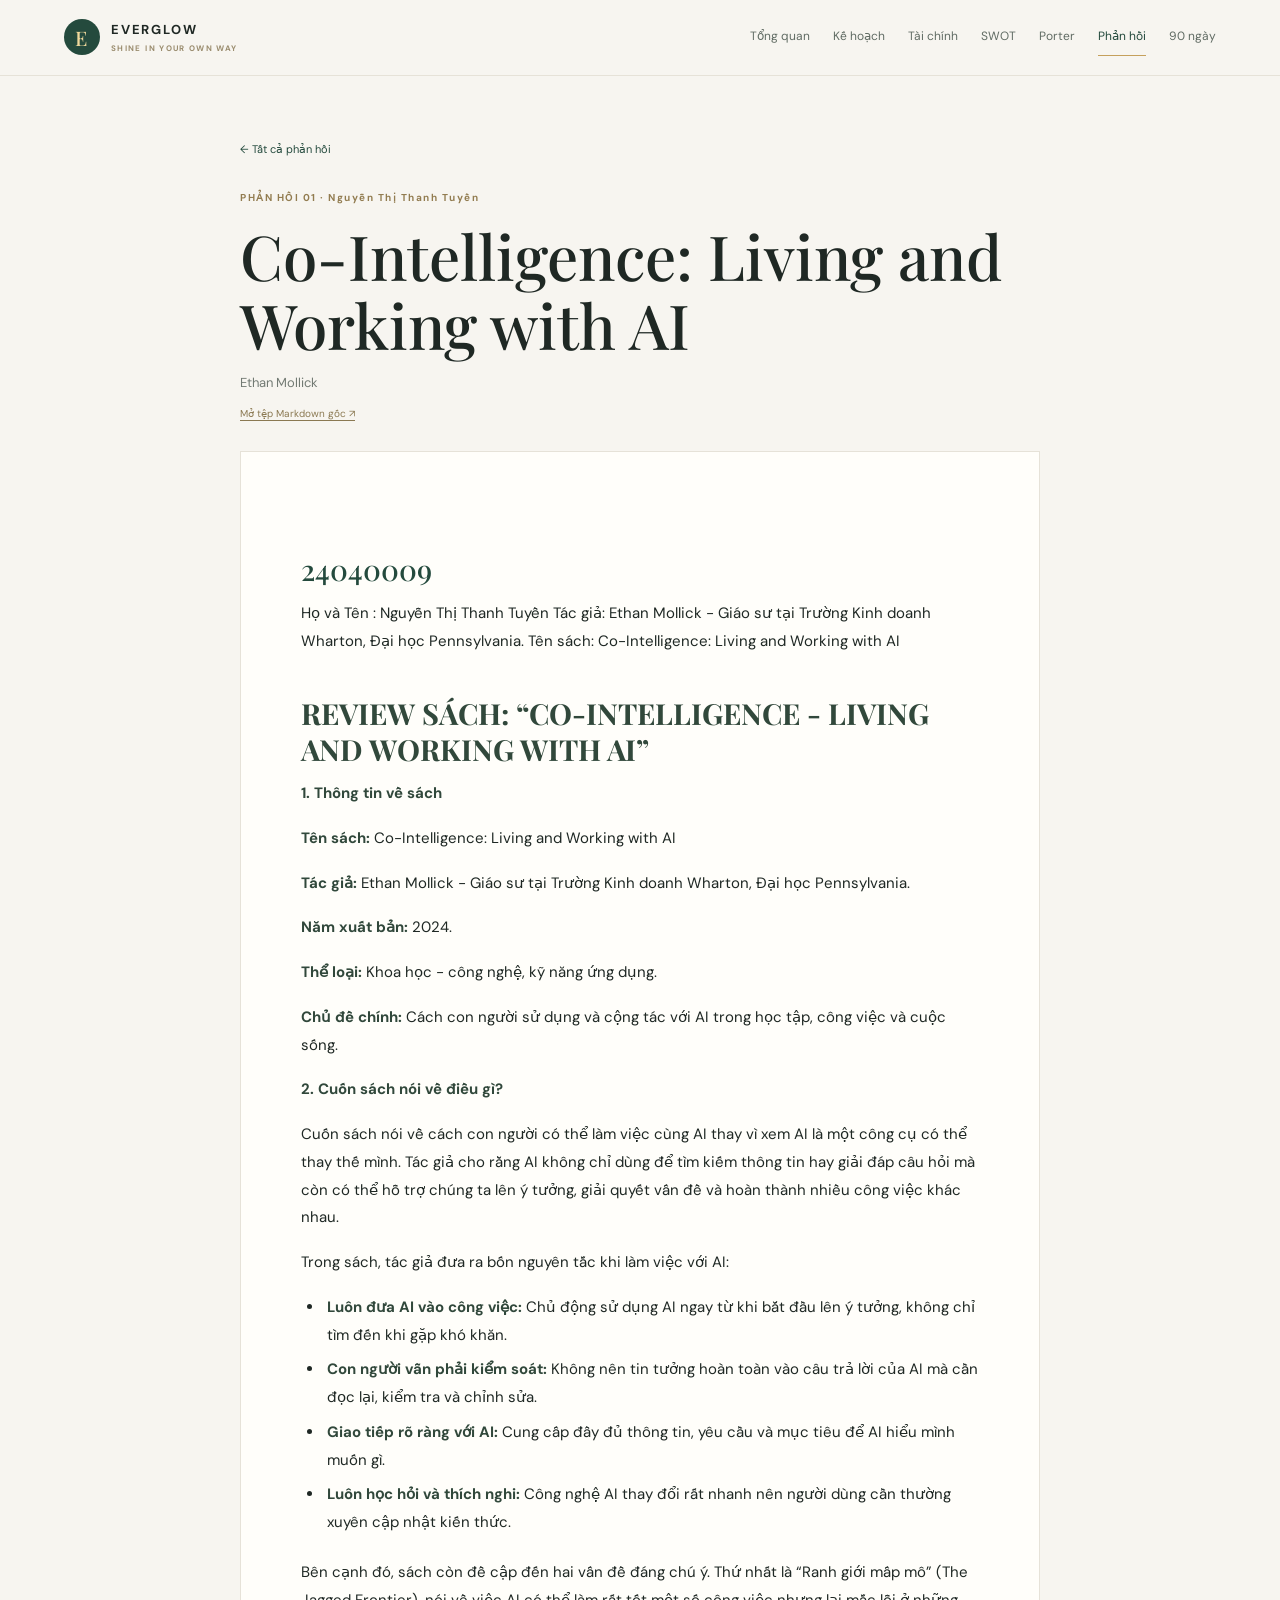
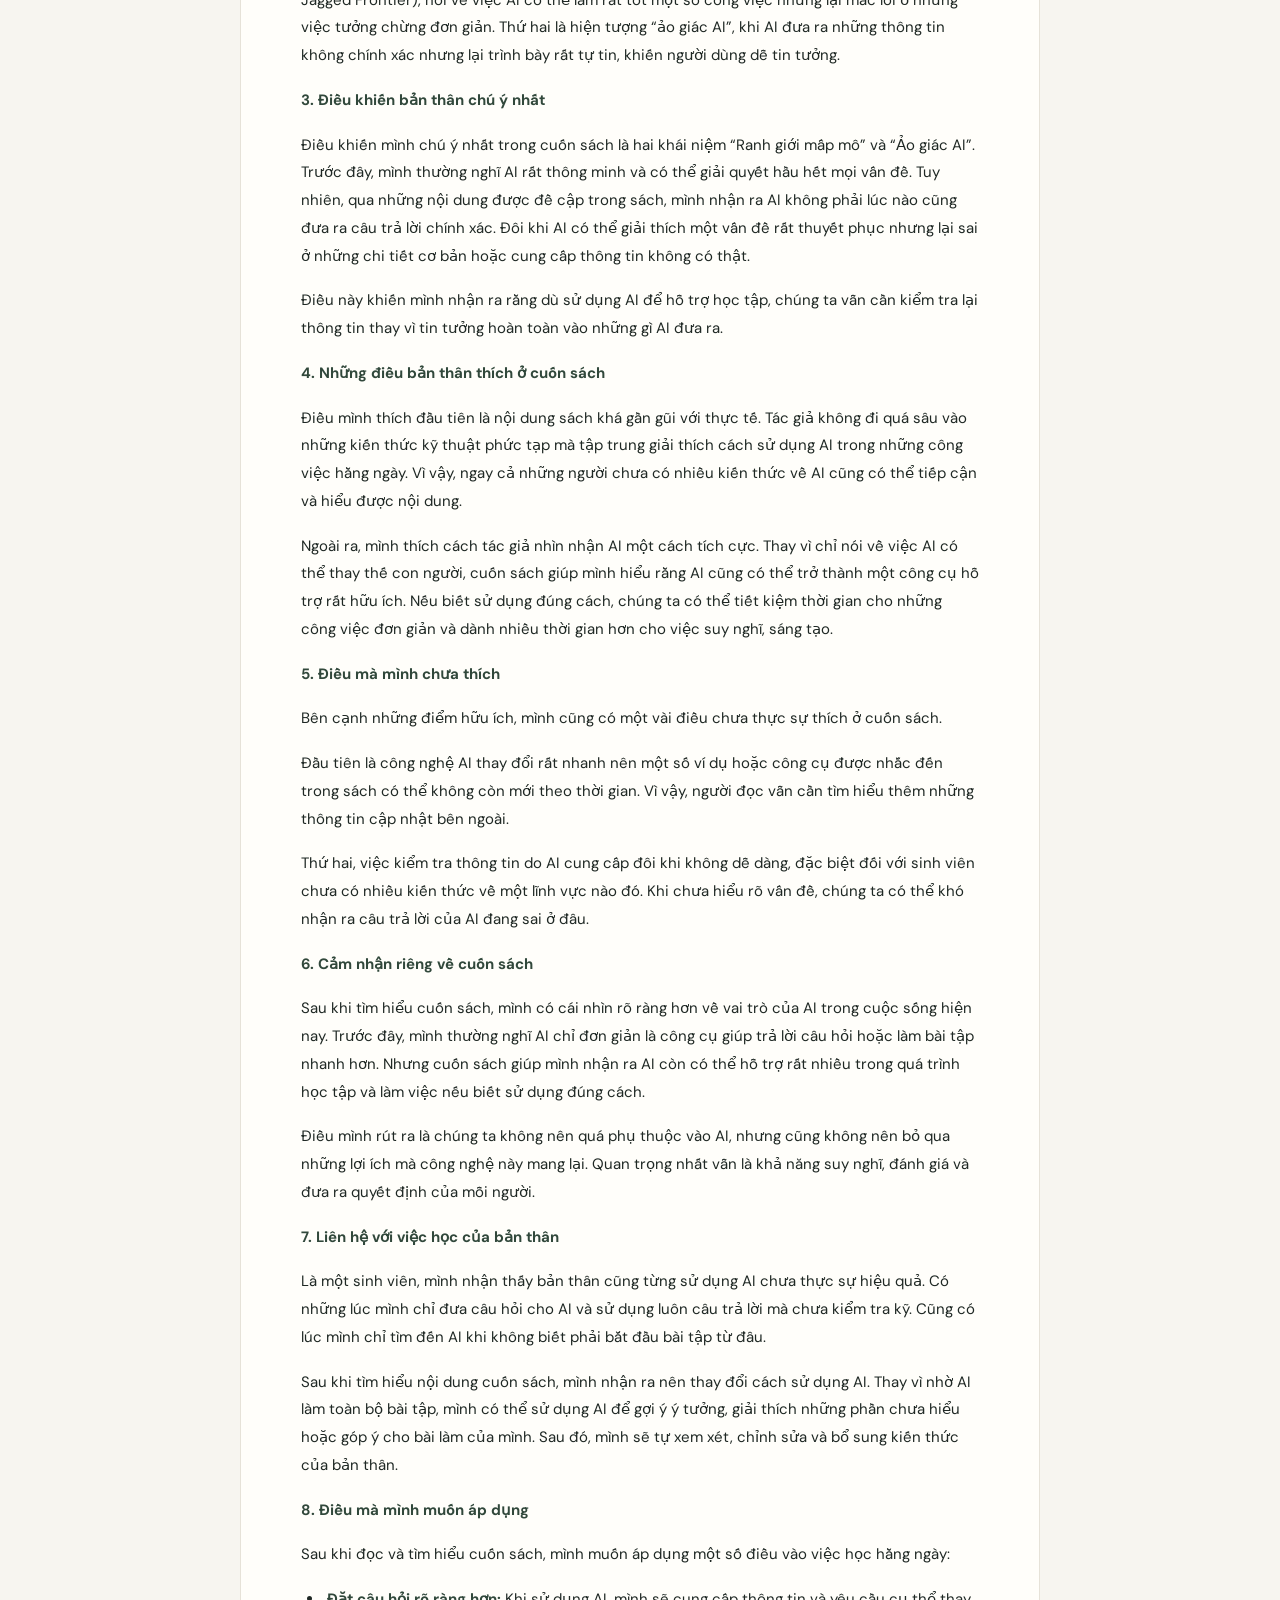
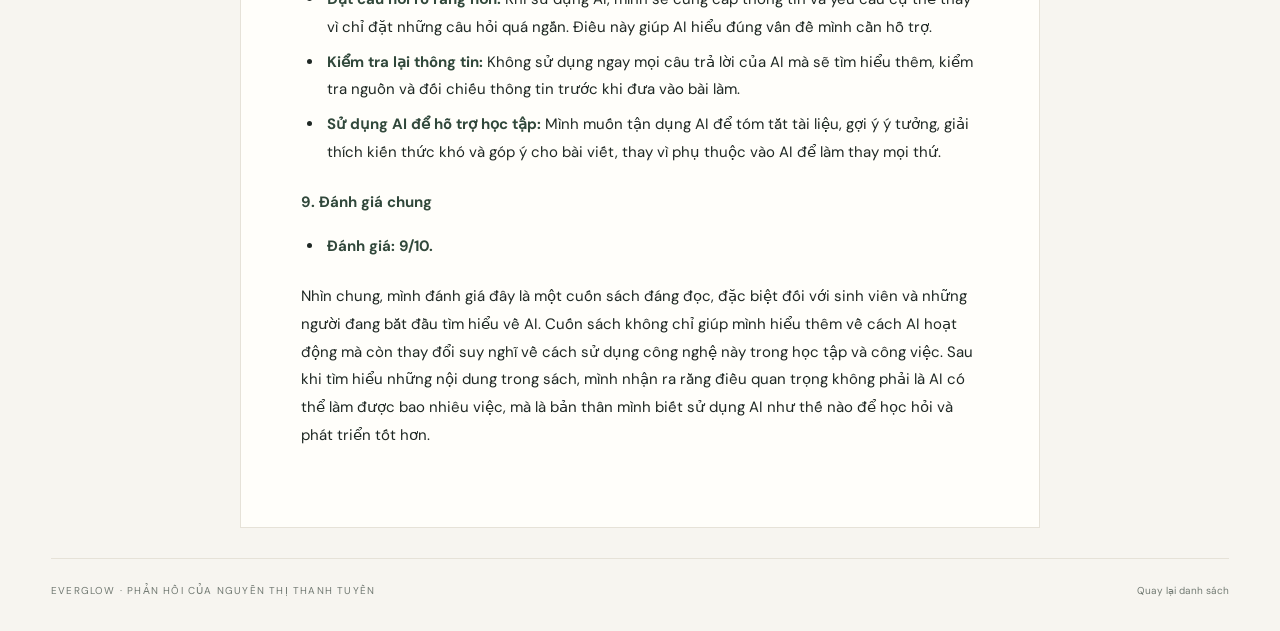
<file: reflection-nguyen-thi-thanh-tuyen.html>
<!doctype html><html lang="vi"><head><meta charset="utf-8"><meta name="viewport" content="width=device-width,initial-scale=1"><title>Nguyễn Thị Thanh Tuyền — Co-Intelligence: Living and Working with AI</title><link rel="stylesheet" href="style.css"></head><body><header class="topbar"><a class="brand" href="index.html"><span class="brand-mark">E</span><span>EVERGLOW<small>SHINE IN YOUR OWN WAY</small></span></a><nav><a href="index.html">Tổng quan</a><a href="business-plan.html">Kế hoạch</a><a href="financial-analysis.html">Tài chính</a><a href="swot.html">SWOT</a><a href="five-forces.html">Porter</a><a class="active" href="reflections.html">Phản hồi</a><a href="action-plan.html">90 ngày</a></nav><button class="menu-toggle" aria-label="Mở menu">☰</button></header><main class="shell"><section class="article-header"><a class="back-link" href="reflections.html">← Tất cả phản hồi</a><p class="eyebrow">PHẢN HỒI 01 · Nguyễn Thị Thanh Tuyền</p><h1>Co-Intelligence: Living and Working with AI</h1><p class="article-byline">Ethan Mollick</p><a class="source-file" href="Reflections/24040009%20-%20Nguy%E1%BB%85n%20Th%E1%BB%8B%20Thanh%20Tuy%E1%BB%81n.md">Mở tệp Markdown gốc ↗</a></section><article class="article-body"><h2>24040009</h2>
<p>Họ và Tên : Nguyễn Thị Thanh Tuyền Tác giả: Ethan Mollick - Giáo sư tại Trường Kinh doanh Wharton, Đại học Pennsylvania. Tên sách: Co-Intelligence: Living and Working with AI</p>
<h2><strong>REVIEW SÁCH: “CO-INTELLIGENCE - LIVING AND WORKING WITH AI”</strong></h2>
<p><strong>1. Thông tin về sách</strong></p>
<p><strong>Tên sách:</strong> Co-Intelligence: Living and Working with AI</p>
<p><strong>Tác giả:</strong> Ethan Mollick - Giáo sư tại Trường Kinh doanh Wharton, Đại học Pennsylvania.</p>
<p><strong>Năm xuất bản:</strong> 2024.</p>
<p><strong>Thể loại:</strong> Khoa học - công nghệ, kỹ năng ứng dụng.</p>
<p><strong>Chủ đề chính:</strong> Cách con người sử dụng và cộng tác với AI trong học tập, công việc và cuộc sống.</p>
<p><strong>2. Cuốn sách nói về điều gì?</strong></p>
<p>Cuốn sách nói về cách con người có thể làm việc cùng AI thay vì xem AI là một công cụ có thể thay thế mình. Tác giả cho rằng AI không chỉ dùng để tìm kiếm thông tin hay giải đáp câu hỏi mà còn có thể hỗ trợ chúng ta lên ý tưởng, giải quyết vấn đề và hoàn thành nhiều công việc khác nhau.</p>
<p>Trong sách, tác giả đưa ra bốn nguyên tắc khi làm việc với AI:</p>
<ul>
<li><strong>Luôn đưa AI vào công việc:</strong> Chủ động sử dụng AI ngay từ khi bắt đầu lên ý tưởng, không chỉ tìm đến khi gặp khó khăn.</li>
<li><strong>Con người vẫn phải kiểm soát:</strong> Không nên tin tưởng hoàn toàn vào câu trả lời của AI mà cần đọc lại, kiểm tra và chỉnh sửa.</li>
<li><strong>Giao tiếp rõ ràng với AI:</strong> Cung cấp đầy đủ thông tin, yêu cầu và mục tiêu để AI hiểu mình muốn gì.</li>
<li><strong>Luôn học hỏi và thích nghi:</strong> Công nghệ AI thay đổi rất nhanh nên người dùng cần thường xuyên cập nhật kiến thức.</li>
</ul>
<p>Bên cạnh đó, sách còn đề cập đến hai vấn đề đáng chú ý. Thứ nhất là “Ranh giới mấp mô” (The Jagged Frontier), nói về việc AI có thể làm rất tốt một số công việc nhưng lại mắc lỗi ở những việc tưởng chừng đơn giản. Thứ hai là hiện tượng “ảo giác AI”, khi AI đưa ra những thông tin không chính xác nhưng lại trình bày rất tự tin, khiến người dùng dễ tin tưởng.</p>
<p><strong>3. Điều khiến bản thân chú ý nhất</strong></p>
<p>Điều khiến mình chú ý nhất trong cuốn sách là hai khái niệm “Ranh giới mấp mô” và “Ảo giác AI”. Trước đây, mình thường nghĩ AI rất thông minh và có thể giải quyết hầu hết mọi vấn đề. Tuy nhiên, qua những nội dung được đề cập trong sách, mình nhận ra AI không phải lúc nào cũng đưa ra câu trả lời chính xác. Đôi khi AI có thể giải thích một vấn đề rất thuyết phục nhưng lại sai ở những chi tiết cơ bản hoặc cung cấp thông tin không có thật.</p>
<p>Điều này khiến mình nhận ra rằng dù sử dụng AI để hỗ trợ học tập, chúng ta vẫn cần kiểm tra lại thông tin thay vì tin tưởng hoàn toàn vào những gì AI đưa ra.</p>
<p><strong>4. Những điều bản thân thích ở cuốn sách</strong></p>
<p>Điều mình thích đầu tiên là nội dung sách khá gần gũi với thực tế. Tác giả không đi quá sâu vào những kiến thức kỹ thuật phức tạp mà tập trung giải thích cách sử dụng AI trong những công việc hằng ngày. Vì vậy, ngay cả những người chưa có nhiều kiến thức về AI cũng có thể tiếp cận và hiểu được nội dung.</p>
<p>Ngoài ra, mình thích cách tác giả nhìn nhận AI một cách tích cực. Thay vì chỉ nói về việc AI có thể thay thế con người, cuốn sách giúp mình hiểu rằng AI cũng có thể trở thành một công cụ hỗ trợ rất hữu ích. Nếu biết sử dụng đúng cách, chúng ta có thể tiết kiệm thời gian cho những công việc đơn giản và dành nhiều thời gian hơn cho việc suy nghĩ, sáng tạo.</p>
<p><strong>5. Điều mà mình chưa thích</strong></p>
<p>Bên cạnh những điểm hữu ích, mình cũng có một vài điều chưa thực sự thích ở cuốn sách.</p>
<p>Đầu tiên là công nghệ AI thay đổi rất nhanh nên một số ví dụ hoặc công cụ được nhắc đến trong sách có thể không còn mới theo thời gian. Vì vậy, người đọc vẫn cần tìm hiểu thêm những thông tin cập nhật bên ngoài.</p>
<p>Thứ hai, việc kiểm tra thông tin do AI cung cấp đôi khi không dễ dàng, đặc biệt đối với sinh viên chưa có nhiều kiến thức về một lĩnh vực nào đó. Khi chưa hiểu rõ vấn đề, chúng ta có thể khó nhận ra câu trả lời của AI đang sai ở đâu.</p>
<p><strong>6. Cảm nhận riêng về cuốn sách</strong></p>
<p>Sau khi tìm hiểu cuốn sách, mình có cái nhìn rõ ràng hơn về vai trò của AI trong cuộc sống hiện nay. Trước đây, mình thường nghĩ AI chỉ đơn giản là công cụ giúp trả lời câu hỏi hoặc làm bài tập nhanh hơn. Nhưng cuốn sách giúp mình nhận ra AI còn có thể hỗ trợ rất nhiều trong quá trình học tập và làm việc nếu biết sử dụng đúng cách.</p>
<p>Điều mình rút ra là chúng ta không nên quá phụ thuộc vào AI, nhưng cũng không nên bỏ qua những lợi ích mà công nghệ này mang lại. Quan trọng nhất vẫn là khả năng suy nghĩ, đánh giá và đưa ra quyết định của mỗi người.</p>
<p><strong>7. Liên hệ với việc học của bản thân</strong></p>
<p>Là một sinh viên, mình nhận thấy bản thân cũng từng sử dụng AI chưa thực sự hiệu quả. Có những lúc mình chỉ đưa câu hỏi cho AI và sử dụng luôn câu trả lời mà chưa kiểm tra kỹ. Cũng có lúc mình chỉ tìm đến AI khi không biết phải bắt đầu bài tập từ đâu.</p>
<p>Sau khi tìm hiểu nội dung cuốn sách, mình nhận ra nên thay đổi cách sử dụng AI. Thay vì nhờ AI làm toàn bộ bài tập, mình có thể sử dụng AI để gợi ý ý tưởng, giải thích những phần chưa hiểu hoặc góp ý cho bài làm của mình. Sau đó, mình sẽ tự xem xét, chỉnh sửa và bổ sung kiến thức của bản thân.</p>
<p><strong>8. Điều mà mình muốn áp dụng</strong></p>
<p>Sau khi đọc và tìm hiểu cuốn sách, mình muốn áp dụng một số điều vào việc học hằng ngày:</p>
<ul>
<li><strong>Đặt câu hỏi rõ ràng hơn:</strong> Khi sử dụng AI, mình sẽ cung cấp thông tin và yêu cầu cụ thể thay vì chỉ đặt những câu hỏi quá ngắn. Điều này giúp AI hiểu đúng vấn đề mình cần hỗ trợ.</li>
<li><strong>Kiểm tra lại thông tin:</strong> Không sử dụng ngay mọi câu trả lời của AI mà sẽ tìm hiểu thêm, kiểm tra nguồn và đối chiếu thông tin trước khi đưa vào bài làm.</li>
<li><strong>Sử dụng AI để hỗ trợ học tập:</strong> Mình muốn tận dụng AI để tóm tắt tài liệu, gợi ý ý tưởng, giải thích kiến thức khó và góp ý cho bài viết, thay vì phụ thuộc vào AI để làm thay mọi thứ.</li>
</ul>
<p><strong>9. Đánh giá chung</strong></p>
<ul>
<li><strong>Đánh giá: 9/10.</strong></li>
</ul>
<p>Nhìn chung, mình đánh giá đây là một cuốn sách đáng đọc, đặc biệt đối với sinh viên và những người đang bắt đầu tìm hiểu về AI. Cuốn sách không chỉ giúp mình hiểu thêm về cách AI hoạt động mà còn thay đổi suy nghĩ về cách sử dụng công nghệ này trong học tập và công việc. Sau khi tìm hiểu những nội dung trong sách, mình nhận ra rằng điều quan trọng không phải là AI có thể làm được bao nhiêu việc, mà là bản thân mình biết sử dụng AI như thế nào để học hỏi và phát triển tốt hơn.</p></article><footer><span>EVERGLOW · PHẢN HỒI CỦA NGUYỄN THỊ THANH TUYỀN</span><a href="reflections.html">Quay lại danh sách</a></footer></main><script src="app.js"></script></body></html>
</file>
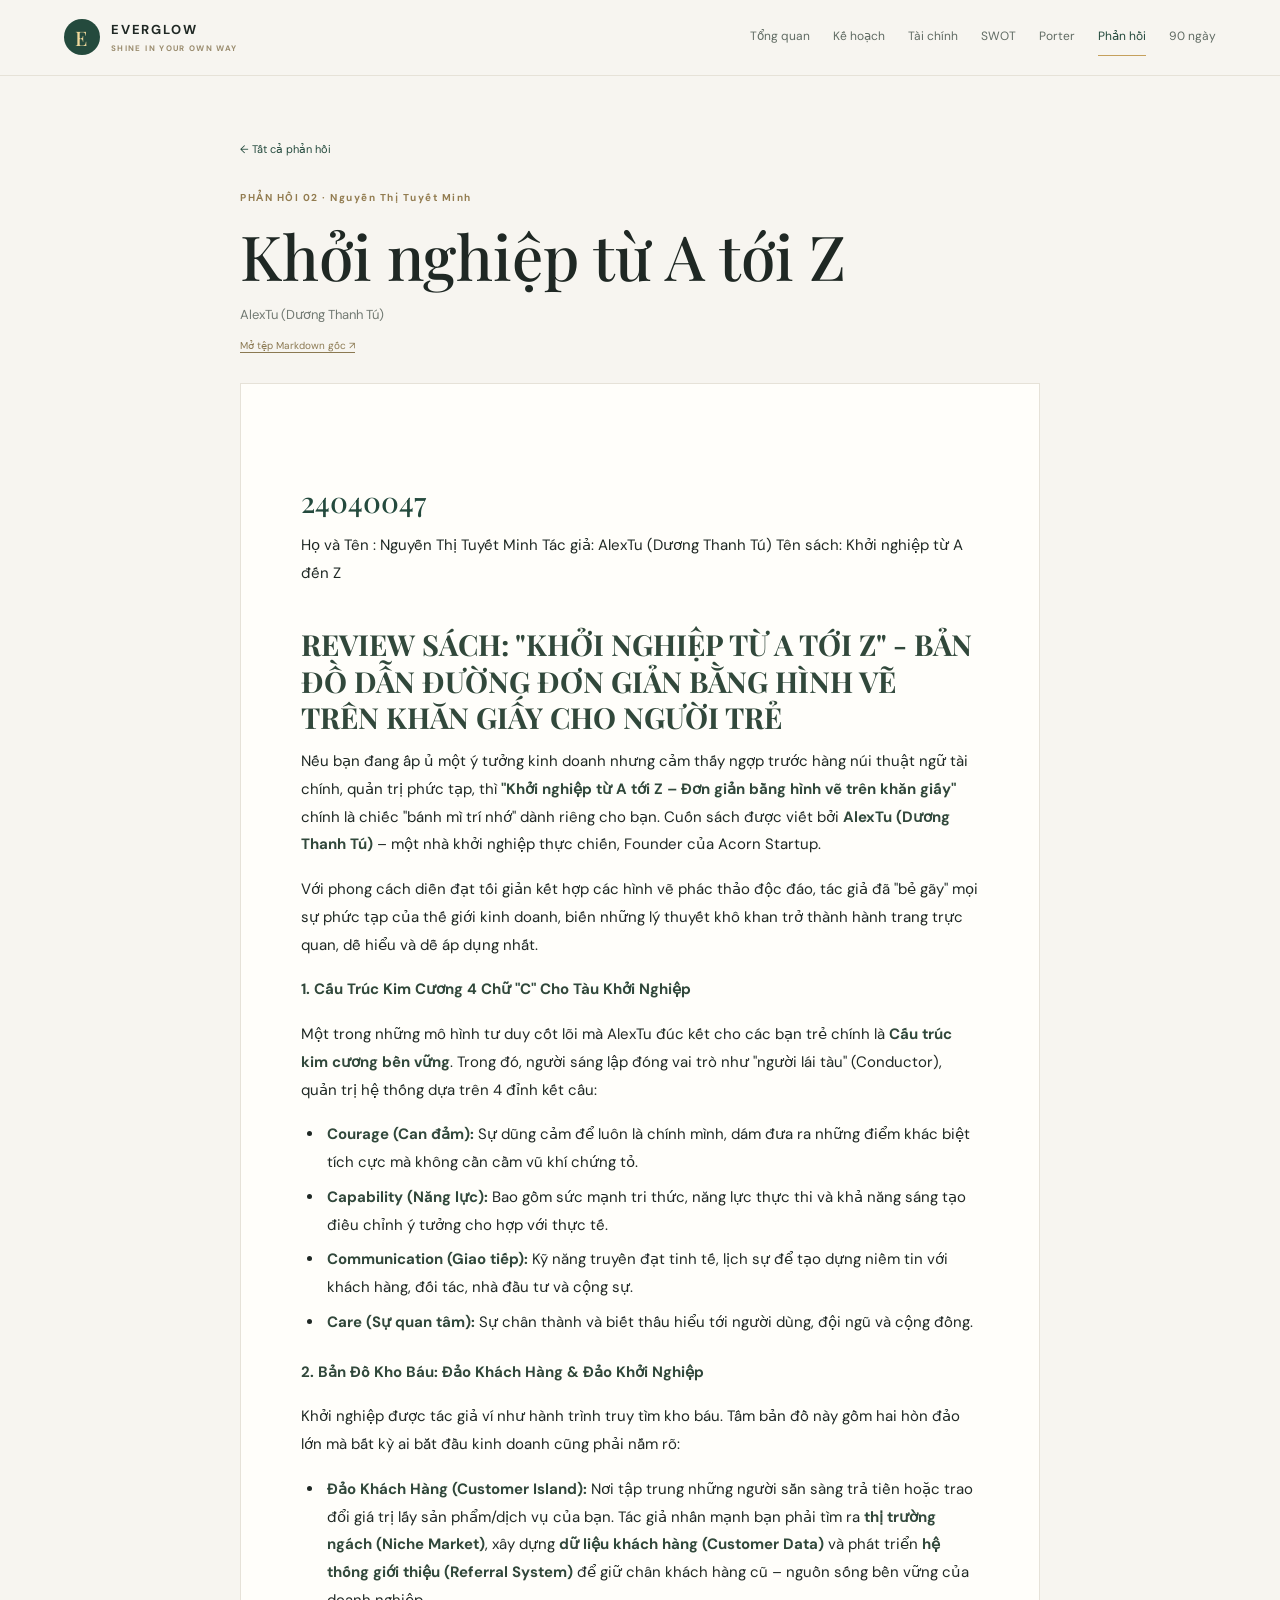
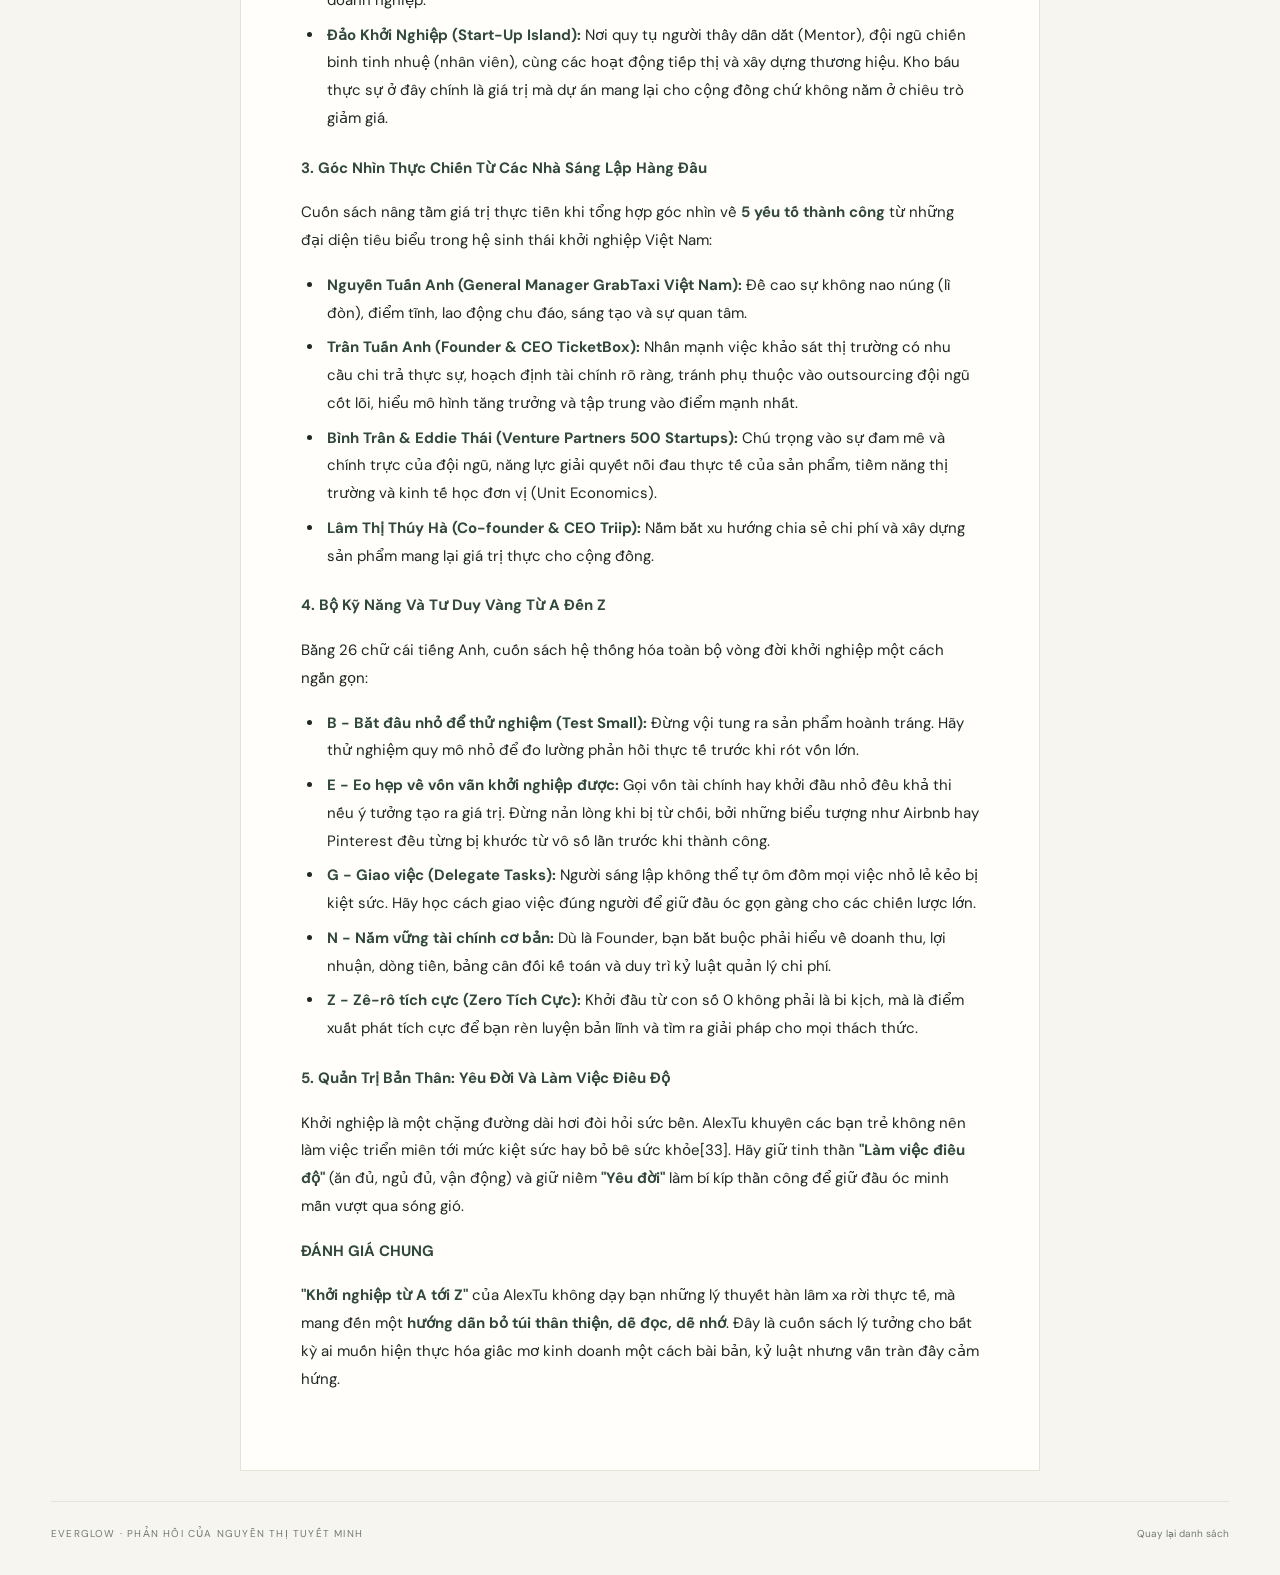
<file: reflection-nguyen-thi-tuyet-minh.html>
<!doctype html><html lang="vi"><head><meta charset="utf-8"><meta name="viewport" content="width=device-width,initial-scale=1"><title>Nguyễn Thị Tuyết Minh — Khởi nghiệp từ A tới Z</title><link rel="stylesheet" href="style.css"></head><body><header class="topbar"><a class="brand" href="index.html"><span class="brand-mark">E</span><span>EVERGLOW<small>SHINE IN YOUR OWN WAY</small></span></a><nav><a href="index.html">Tổng quan</a><a href="business-plan.html">Kế hoạch</a><a href="financial-analysis.html">Tài chính</a><a href="swot.html">SWOT</a><a href="five-forces.html">Porter</a><a class="active" href="reflections.html">Phản hồi</a><a href="action-plan.html">90 ngày</a></nav><button class="menu-toggle" aria-label="Mở menu">☰</button></header><main class="shell"><section class="article-header"><a class="back-link" href="reflections.html">← Tất cả phản hồi</a><p class="eyebrow">PHẢN HỒI 02 · Nguyễn Thị Tuyết Minh</p><h1>Khởi nghiệp từ A tới Z</h1><p class="article-byline">AlexTu (Dương Thanh Tú)</p><a class="source-file" href="Reflections/24040047%20-%20Nguy%E1%BB%85n%20Th%E1%BB%8B%20Tuy%E1%BA%BFt%20Minh.md">Mở tệp Markdown gốc ↗</a></section><article class="article-body"><h2>24040047</h2>
<p>Họ và Tên : Nguyễn Thị Tuyết Minh Tác giả: AlexTu (Dương Thanh Tú) Tên sách: Khởi nghiệp từ A đến Z</p>
<h2><strong>REVIEW SÁCH: "KHỞI NGHIỆP TỪ A TỚI Z" - BẢN ĐỒ DẪN ĐƯỜNG ĐƠN GIẢN BẰNG HÌNH VẼ TRÊN KHĂN GIẤY CHO NGƯỜI TRẺ</strong></h2>
<p>Nếu bạn đang ấp ủ một ý tưởng kinh doanh nhưng cảm thấy ngợp trước hàng núi thuật ngữ tài chính, quản trị phức tạp, thì <strong>"Khởi nghiệp từ A tới Z – Đơn giản bằng hình vẽ trên khăn giấy"</strong> chính là chiếc "bánh mì trí nhớ" dành riêng cho bạn. Cuốn sách được viết bởi <strong>AlexTu (Dương Thanh Tú)</strong> – một nhà khởi nghiệp thực chiến, Founder của Acorn Startup.</p>
<p>Với phong cách diễn đạt tối giản kết hợp các hình vẽ phác thảo độc đáo, tác giả đã "bẻ gãy" mọi sự phức tạp của thế giới kinh doanh, biến những lý thuyết khô khan trở thành hành trang trực quan, dễ hiểu và dễ áp dụng nhất.</p>
<p><strong>1. Cấu Trúc Kim Cương 4 Chữ "C" Cho Tàu Khởi Nghiệp</strong></p>
<p>Một trong những mô hình tư duy cốt lõi mà AlexTu đúc kết cho các bạn trẻ chính là <strong>Cấu trúc kim cương bền vững</strong>. Trong đó, người sáng lập đóng vai trò như "người lái tàu" (Conductor), quản trị hệ thống dựa trên 4 đỉnh kết cấu:</p>
<ul>
<li><strong>Courage (Can đảm):</strong> Sự dũng cảm để luôn là chính mình, dám đưa ra những điểm khác biệt tích cực mà không cần cầm vũ khí chứng tỏ.</li>
<li><strong>Capability (Năng lực):</strong> Bao gồm sức mạnh tri thức, năng lực thực thi và khả năng sáng tạo điều chỉnh ý tưởng cho hợp với thực tế.</li>
<li><strong>Communication (Giao tiếp):</strong> Kỹ năng truyền đạt tinh tế, lịch sự để tạo dựng niềm tin với khách hàng, đối tác, nhà đầu tư và cộng sự.</li>
<li><strong>Care (Sự quan tâm):</strong> Sự chân thành và biết thấu hiểu tới người dùng, đội ngũ và cộng đồng.</li>
</ul>
<p><strong>2. Bản Đồ Kho Báu: Đảo Khách Hàng &amp; Đảo Khởi Nghiệp</strong></p>
<p>Khởi nghiệp được tác giả ví như hành trình truy tìm kho báu. Tấm bản đồ này gồm hai hòn đảo lớn mà bất kỳ ai bắt đầu kinh doanh cũng phải nắm rõ:</p>
<ul>
<li><strong>Đảo Khách Hàng (Customer Island):</strong> Nơi tập trung những người sẵn sàng trả tiền hoặc trao đổi giá trị lấy sản phẩm/dịch vụ của bạn. Tác giả nhấn mạnh bạn phải tìm ra <strong>thị trường ngách (Niche Market)</strong>, xây dựng <strong>dữ liệu khách hàng (Customer Data)</strong> và phát triển <strong>hệ thống giới thiệu (Referral System)</strong> để giữ chân khách hàng cũ – nguồn sống bền vững của doanh nghiệp.</li>
<li><strong>Đảo Khởi Nghiệp (Start-Up Island):</strong> Nơi quy tụ người thầy dẫn dắt (Mentor), đội ngũ chiến binh tinh nhuệ (nhân viên), cùng các hoạt động tiếp thị và xây dựng thương hiệu. Kho báu thực sự ở đây chính là giá trị mà dự án mang lại cho cộng đồng chứ không nằm ở chiêu trò giảm giá.</li>
</ul>
<p><strong>3. Góc Nhìn Thực Chiến Từ Các Nhà Sáng Lập Hàng Đầu</strong></p>
<p>Cuốn sách nâng tầm giá trị thực tiễn khi tổng hợp góc nhìn về <strong>5 yếu tố thành công</strong> từ những đại diện tiêu biểu trong hệ sinh thái khởi nghiệp Việt Nam:</p>
<ul>
<li><strong>Nguyễn Tuấn Anh (General Manager GrabTaxi Việt Nam):</strong> Đề cao sự không nao núng (lì đòn), điểm tĩnh, lao động chu đáo, sáng tạo và sự quan tâm.</li>
<li><strong>Trần Tuấn Anh (Founder &amp; CEO TicketBox):</strong> Nhấn mạnh việc khảo sát thị trường có nhu cầu chi trả thực sự, hoạch định tài chính rõ ràng, tránh phụ thuộc vào outsourcing đội ngũ cốt lõi, hiểu mô hình tăng trưởng và tập trung vào điểm mạnh nhất.</li>
<li><strong>Bình Trần &amp; Eddie Thái (Venture Partners 500 Startups):</strong> Chú trọng vào sự đam mê và chính trực của đội ngũ, năng lực giải quyết nỗi đau thực tế của sản phẩm, tiềm năng thị trường và kinh tế học đơn vị (Unit Economics).</li>
<li><strong>Lâm Thị Thúy Hà (Co-founder &amp; CEO Triip):</strong> Nắm bắt xu hướng chia sẻ chi phí và xây dựng sản phẩm mang lại giá trị thực cho cộng đồng.</li>
</ul>
<p><strong>4. Bộ Kỹ Năng Và Tư Duy Vàng Từ A Đến Z</strong></p>
<p>Bằng 26 chữ cái tiếng Anh, cuốn sách hệ thống hóa toàn bộ vòng đời khởi nghiệp một cách ngắn gọn:</p>
<ul>
<li><strong>B - Bắt đầu nhỏ để thử nghiệm (Test Small):</strong> Đừng vội tung ra sản phẩm hoành tráng. Hãy thử nghiệm quy mô nhỏ để đo lường phản hồi thực tế trước khi rót vốn lớn.</li>
<li><strong>E - Eo hẹp về vốn vẫn khởi nghiệp được:</strong> Gọi vốn tài chính hay khởi đầu nhỏ đều khả thi nếu ý tưởng tạo ra giá trị. Đừng nản lòng khi bị từ chối, bởi những biểu tượng như Airbnb hay Pinterest đều từng bị khước từ vô số lần trước khi thành công.</li>
<li><strong>G - Giao việc (Delegate Tasks):</strong> Người sáng lập không thể tự ôm đồm mọi việc nhỏ lẻ kẻo bị kiệt sức. Hãy học cách giao việc đúng người để giữ đầu óc gọn gàng cho các chiến lược lớn.</li>
<li><strong>N - Nắm vững tài chính cơ bản:</strong> Dù là Founder, bạn bắt buộc phải hiểu về doanh thu, lợi nhuận, dòng tiền, bảng cân đối kế toán và duy trì kỷ luật quản lý chi phí.</li>
<li><strong>Z - Zê-rô tích cực (Zero Tích Cực):</strong> Khởi đầu từ con số 0 không phải là bi kịch, mà là điểm xuất phát tích cực để bạn rèn luyện bản lĩnh và tìm ra giải pháp cho mọi thách thức.</li>
</ul>
<p><strong>5. Quản Trị Bản Thân: Yêu Đời Và Làm Việc Điều Độ</strong></p>
<p>Khởi nghiệp là một chặng đường dài hơi đòi hỏi sức bền. AlexTu khuyên các bạn trẻ không nên làm việc triển miên tới mức kiệt sức hay bỏ bê sức khỏe[33]. Hãy giữ tinh thần <strong>"Làm việc điều độ"</strong> (ăn đủ, ngủ đủ, vận động) và giữ niềm <strong>"Yêu đời"</strong> làm bí kíp thần công để giữ đầu óc minh mẫn vượt qua sóng gió.</p>
<p><strong>ĐÁNH GIÁ CHUNG</strong></p>
<p><strong>"Khởi nghiệp từ A tới Z"</strong> của AlexTu không dạy bạn những lý thuyết hàn lâm xa rời thực tế, mà mang đến một <strong>hướng dẫn bỏ túi thân thiện, dễ đọc, dễ nhớ</strong>. Đây là cuốn sách lý tưởng cho bất kỳ ai muốn hiện thực hóa giấc mơ kinh doanh một cách bài bản, kỷ luật nhưng vẫn tràn đầy cảm hứng.</p></article><footer><span>EVERGLOW · PHẢN HỒI CỦA NGUYỄN THỊ TUYẾT MINH</span><a href="reflections.html">Quay lại danh sách</a></footer></main><script src="app.js"></script></body></html>
</file>
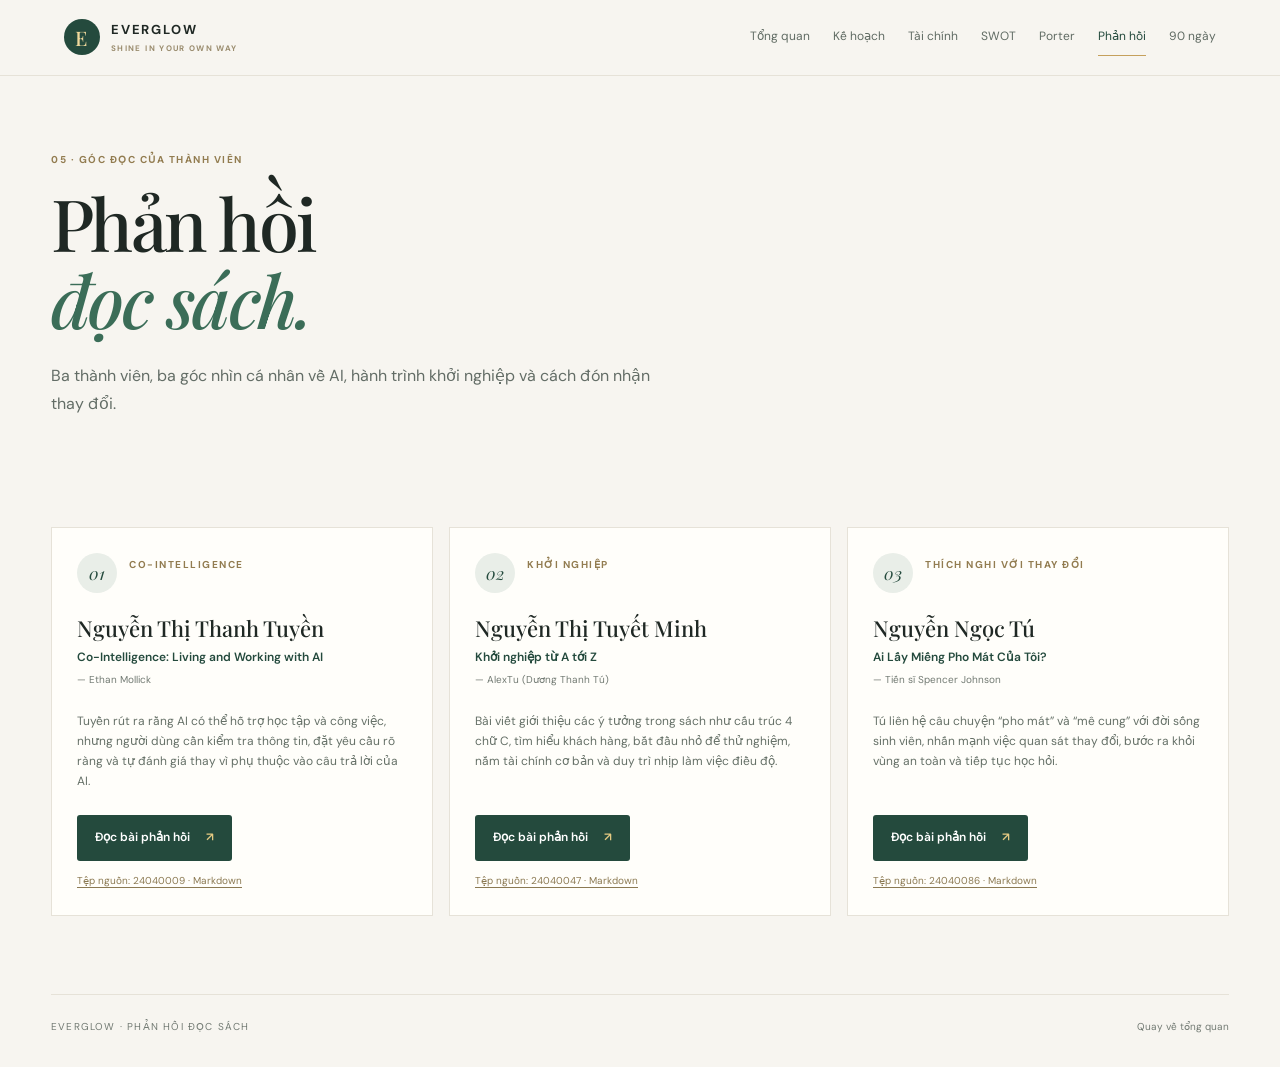
<file: reflections.html>
<!doctype html><html lang="vi"><head><meta charset="utf-8"><meta name="viewport" content="width=device-width,initial-scale=1"><title>Phản hồi đọc sách — EVERGLOW</title><link rel="stylesheet" href="style.css"></head><body><header class="topbar"><a class="brand" href="index.html"><span class="brand-mark">E</span><span>EVERGLOW<small>SHINE IN YOUR OWN WAY</small></span></a><nav><a href="index.html">Tổng quan</a><a href="business-plan.html">Kế hoạch</a><a href="financial-analysis.html">Tài chính</a><a href="swot.html">SWOT</a><a href="five-forces.html">Porter</a><a class="active" href="reflections.html">Phản hồi</a><a href="action-plan.html">90 ngày</a></nav><button class="menu-toggle" aria-label="Mở menu">☰</button></header><main class="shell"><section class="page-hero"><p class="eyebrow">05 · GÓC ĐỌC CỦA THÀNH VIÊN</p><h1>Phản hồi<br><em>đọc sách.</em></h1><p class="lead">Ba thành viên, ba góc nhìn cá nhân về AI, hành trình khởi nghiệp và cách đón nhận thay đổi.</p></section><section class="section"><div class="reflection-grid"><article class="reflection-card"><div class="reflection-top"><span class="book-mark">01</span><span class="eyebrow">CO-INTELLIGENCE</span></div><h2>Nguyễn Thị Thanh Tuyền</h2><p class="book-title">Co-Intelligence: Living and Working with AI <span>— Ethan Mollick</span></p><p class="reflection-summary">Tuyền rút ra rằng AI có thể hỗ trợ học tập và công việc, nhưng người dùng cần kiểm tra thông tin, đặt yêu cầu rõ ràng và tự đánh giá thay vì phụ thuộc vào câu trả lời của AI.</p><a class="button primary" href="reflection-nguyen-thi-thanh-tuyen.html">Đọc bài phản hồi <span>↗</span></a><a class="source-file" href="Reflections/24040009%20-%20Nguy%E1%BB%85n%20Th%E1%BB%8B%20Thanh%20Tuy%E1%BB%81n.md">Tệp nguồn: 24040009 · Markdown</a></article><article class="reflection-card"><div class="reflection-top"><span class="book-mark">02</span><span class="eyebrow">KHỞI NGHIỆP</span></div><h2>Nguyễn Thị Tuyết Minh</h2><p class="book-title">Khởi nghiệp từ A tới Z <span>— AlexTu (Dương Thanh Tú)</span></p><p class="reflection-summary">Bài viết giới thiệu các ý tưởng trong sách như cấu trúc 4 chữ C, tìm hiểu khách hàng, bắt đầu nhỏ để thử nghiệm, nắm tài chính cơ bản và duy trì nhịp làm việc điều độ.</p><a class="button primary" href="reflection-nguyen-thi-tuyet-minh.html">Đọc bài phản hồi <span>↗</span></a><a class="source-file" href="Reflections/24040047%20-%20Nguy%E1%BB%85n%20Th%E1%BB%8B%20Tuy%E1%BA%BFt%20Minh.md">Tệp nguồn: 24040047 · Markdown</a></article><article class="reflection-card"><div class="reflection-top"><span class="book-mark">03</span><span class="eyebrow">THÍCH NGHI VỚI THAY ĐỔI</span></div><h2>Nguyễn Ngọc Tú</h2><p class="book-title">Ai Lấy Miếng Pho Mát Của Tôi? <span>— Tiến sĩ Spencer Johnson</span></p><p class="reflection-summary">Tú liên hệ câu chuyện “pho mát” và “mê cung” với đời sống sinh viên, nhấn mạnh việc quan sát thay đổi, bước ra khỏi vùng an toàn và tiếp tục học hỏi.</p><a class="button primary" href="reflection-nguyen-ngoc-tu.html">Đọc bài phản hồi <span>↗</span></a><a class="source-file" href="Reflections/24040086%20-%20Nguy%E1%BB%85n%20Ng%E1%BB%8Dc%20T%C3%BA.md">Tệp nguồn: 24040086 · Markdown</a></article></div></section><footer><span>EVERGLOW · PHẢN HỒI ĐỌC SÁCH</span><a href="index.html">Quay về tổng quan</a></footer></main><script src="app.js"></script></body></html>
</file>
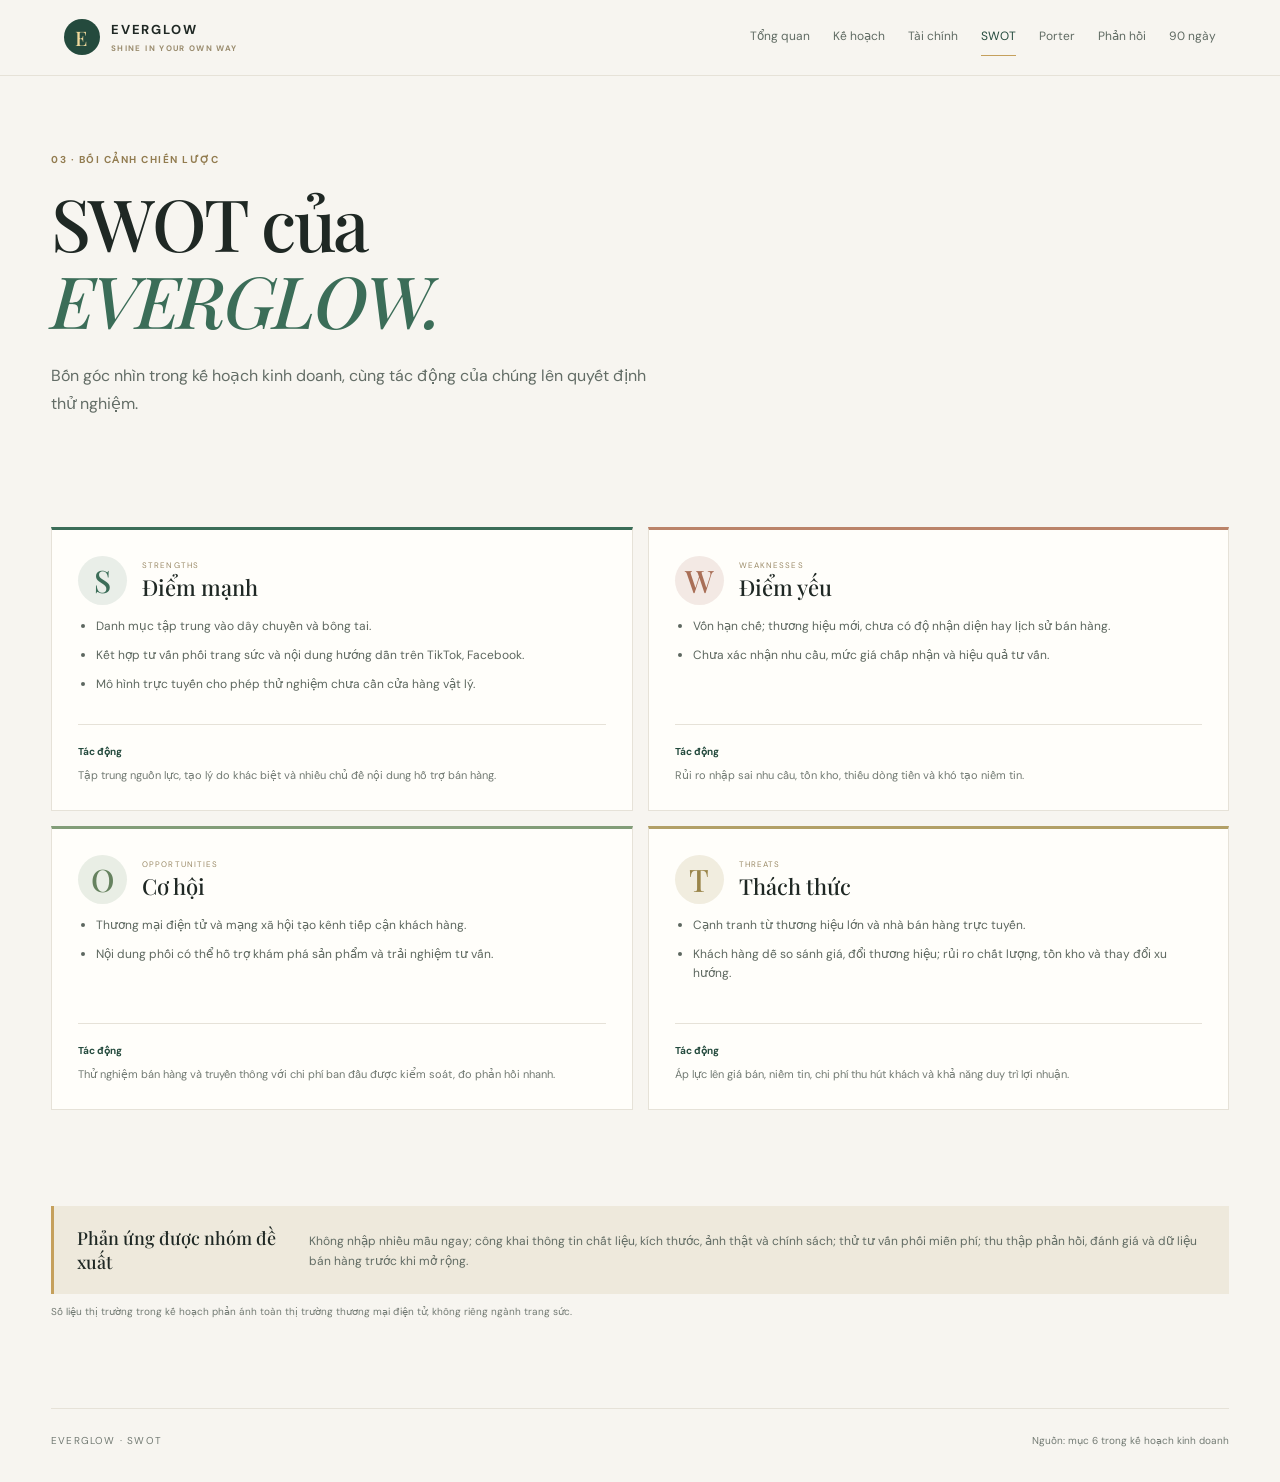
<file: swot.html>
<!doctype html><html lang="vi"><head><meta charset="utf-8"><meta name="viewport" content="width=device-width,initial-scale=1"><title>Phân tích SWOT — EVERGLOW</title><link rel="stylesheet" href="style.css"></head><body><header class="topbar"><a class="brand" href="index.html"><span class="brand-mark">E</span><span>EVERGLOW<small>SHINE IN YOUR OWN WAY</small></span></a><nav><a href="index.html">Tổng quan</a><a href="business-plan.html">Kế hoạch</a><a href="financial-analysis.html">Tài chính</a><a class="active" href="swot.html">SWOT</a><a href="five-forces.html">Porter</a><a href="reflections.html">Phản hồi</a><a href="action-plan.html">90 ngày</a></nav><button class="menu-toggle" aria-label="Mở menu">☰</button></header><main class="shell"><section class="page-hero"><p class="eyebrow">03 · BỐI CẢNH CHIẾN LƯỢC</p><h1>SWOT của<br><em>EVERGLOW.</em></h1><p class="lead">Bốn góc nhìn trong kế hoạch kinh doanh, cùng tác động của chúng lên quyết định thử nghiệm.</p></section><section class="section"><div class="swot-grid"><article class="swot-card strength"><div class="swot-heading"><span>S</span><div><p>STRENGTHS</p><h2>Điểm mạnh</h2></div></div><ul><li>Danh mục tập trung vào dây chuyền và bông tai.</li><li>Kết hợp tư vấn phối trang sức và nội dung hướng dẫn trên TikTok, Facebook.</li><li>Mô hình trực tuyến cho phép thử nghiệm chưa cần cửa hàng vật lý.</li></ul><div class="swot-impact"><b>Tác động</b><p>Tập trung nguồn lực, tạo lý do khác biệt và nhiều chủ đề nội dung hỗ trợ bán hàng.</p></div></article><article class="swot-card weakness"><div class="swot-heading"><span>W</span><div><p>WEAKNESSES</p><h2>Điểm yếu</h2></div></div><ul><li>Vốn hạn chế; thương hiệu mới, chưa có độ nhận diện hay lịch sử bán hàng.</li><li>Chưa xác nhận nhu cầu, mức giá chấp nhận và hiệu quả tư vấn.</li></ul><div class="swot-impact"><b>Tác động</b><p>Rủi ro nhập sai nhu cầu, tồn kho, thiếu dòng tiền và khó tạo niềm tin.</p></div></article><article class="swot-card opportunity"><div class="swot-heading"><span>O</span><div><p>OPPORTUNITIES</p><h2>Cơ hội</h2></div></div><ul><li>Thương mại điện tử và mạng xã hội tạo kênh tiếp cận khách hàng.</li><li>Nội dung phối có thể hỗ trợ khám phá sản phẩm và trải nghiệm tư vấn.</li></ul><div class="swot-impact"><b>Tác động</b><p>Thử nghiệm bán hàng và truyền thông với chi phí ban đầu được kiểm soát, đo phản hồi nhanh.</p></div></article><article class="swot-card threat"><div class="swot-heading"><span>T</span><div><p>THREATS</p><h2>Thách thức</h2></div></div><ul><li>Cạnh tranh từ thương hiệu lớn và nhà bán hàng trực tuyến.</li><li>Khách hàng dễ so sánh giá, đổi thương hiệu; rủi ro chất lượng, tồn kho và thay đổi xu hướng.</li></ul><div class="swot-impact"><b>Tác động</b><p>Áp lực lên giá bán, niềm tin, chi phí thu hút khách và khả năng duy trì lợi nhuận.</p></div></article></div></section><section class="section"><div class="callout"><strong>Phản ứng được nhóm đề xuất</strong><span>Không nhập nhiều mẫu ngay; công khai thông tin chất liệu, kích thước, ảnh thật và chính sách; thử tư vấn phối miễn phí; thu thập phản hồi, đánh giá và dữ liệu bán hàng trước khi mở rộng.</span></div><p class="small muted">Số liệu thị trường trong kế hoạch phản ánh toàn thị trường thương mại điện tử, không riêng ngành trang sức.</p></section><footer><span>EVERGLOW · SWOT</span><a href="business-plan.html">Nguồn: mục 6 trong kế hoạch kinh doanh</a></footer></main><script src="app.js"></script></body></html>
</file>
<file: style.css>
@import url('https://fonts.googleapis.com/css2?family=DM+Sans:wght@400;500;600;700&family=Playfair+Display:ital,wght@0,500;0,600;0,700;1,500;1,600&display=swap');
:root{--ink:#1f2824;--muted:#727a73;--paper:#f7f5f0;--white:#fffefa;--green:#244a3d;--green2:#3b6d58;--gold:#c5a05c;--line:#e6e2d8;--peach:#f1e5d7;--serif:'Playfair Display',Georgia,serif;--sans:'DM Sans',Arial,sans-serif}*{box-sizing:border-box}body{margin:0;background:var(--paper);color:var(--ink);font-family:var(--sans);font-size:15px;line-height:1.65}a{color:inherit;text-decoration:none}.topbar{max-width:1440px;padding:19px 5vw;margin:auto;display:flex;align-items:center;justify-content:space-between;border-bottom:1px solid var(--line);gap:24px}.brand{display:flex;gap:11px;align-items:center;font-size:13px;font-weight:700;letter-spacing:.14em;line-height:1.25}.brand small{display:block;color:#9a8c6e;font-size:8px;letter-spacing:.17em;margin-top:5px}.brand-mark{width:36px;height:36px;border-radius:50%;display:grid;place-items:center;background:var(--green);color:#f0d99c;font-family:var(--serif);font-size:20px;font-weight:500}.topbar nav{display:flex;gap:23px;font-size:12px;color:#606b63}.topbar nav a{padding:8px 0;border-bottom:1px solid transparent}.topbar nav a:hover,.topbar nav a.active{color:var(--green);border-color:var(--gold)}.menu-toggle{display:none;background:none;border:0;font-size:22px}.shell{max-width:1250px;margin:0 auto;padding:0 36px}.hero{min-height:580px;display:grid;grid-template-columns:1.08fr .92fr;align-items:center;gap:5%;padding:55px 0 60px}.eyebrow{color:#927c50;font-weight:700;letter-spacing:.15em;font-size:10px;margin:0 0 16px}.hero h1,.page-hero h1{font:500 clamp(48px,6.2vw,78px)/1.06 var(--serif);letter-spacing:-.035em;margin:0 0 25px}.hero h1 em,.page-hero h1 em{color:var(--green2);font-weight:500}.lead{max-width:600px;color:#636d66;font-size:17px;line-height:1.75}.actions{display:flex;gap:12px;align-items:center;margin:28px 0}.button{padding:13px 18px;border-radius:3px;font-weight:600;font-size:12px}.primary{color:white;background:var(--green)}.primary span{padding-left:13px;color:#e3c982}.quiet{border:1px solid var(--line)}.hero-note{font-size:11px;color:var(--muted);margin-top:34px}.dot{display:inline-block;width:7px;height:7px;border-radius:50%;background:#6c997b;margin-right:8px}.hero-art{height:430px;position:relative;overflow:hidden;background:linear-gradient(145deg,#eee5d5,#d8c9ac 58%,#b9c0aa);border-radius:48% 48% 4px 4px;display:grid;place-items:center}.hero-art:before{content:'';position:absolute;width:210px;height:275px;border:1px solid #f4ead7;border-radius:50%;top:70px;left:calc(50% - 105px)}.orbit{position:absolute;border:1px solid rgba(255,253,238,.55);border-radius:50%}.orbit-one{width:310px;height:310px}.orbit-two{width:380px;height:380px}.gem{font-size:125px;color:#f7edda;text-shadow:0 8px 25px #827458;z-index:1}.art-caption{position:absolute;bottom:38px;text-align:center;color:#284335;letter-spacing:.25em;font-family:var(--serif);font-size:18px}.art-caption small{display:block;font:8px var(--sans);letter-spacing:.18em;margin-top:6px}.floating-tag{position:absolute;right:8%;top:20%;background:var(--white);padding:13px 17px;font-size:11px;box-shadow:0 8px 28px #65573a22;transform:rotate(4deg)}.floating-tag b{color:var(--green)}.section{padding:48px 0}.section-head{display:flex;justify-content:space-between;align-items:end;gap:30px;margin-bottom:25px}.section-head h2,.panel h2{font:500 32px/1.2 var(--serif);margin:0}.section-head>p{max-width:370px;font-size:12px}.muted{color:var(--muted)}.kpi-grid{display:grid;grid-template-columns:repeat(4,1fr);gap:14px}.kpi{background:var(--white);border:1px solid var(--line);padding:23px 22px;min-height:161px;position:relative}.kpi p{font-size:11px;color:var(--muted);margin:13px 0 8px}.kpi strong{display:block;font-size:23px;letter-spacing:-.04em}.kpi strong small{font-size:11px;font-weight:500;letter-spacing:0}.kpi-icon{color:var(--gold);font-size:17px}.kpi-foot{display:block;font-size:10px;color:var(--muted);margin-top:8px}.kpi.accent{background:#e8eee8;border-color:#d6e0d5}.split{display:grid;grid-template-columns:1fr 1fr;gap:18px}.panel{padding:30px;background:var(--white);border:1px solid var(--line);position:relative;overflow:hidden}.panel h3{font:500 23px var(--serif);margin:5px 0 9px}.panel p{font-size:13px}.dark-panel{background:var(--green);border-color:var(--green);color:#f4f3ea}.dark-panel h2{font-size:34px}.dark-panel p{color:#ced9ce;max-width:450px}.light{color:#d1ba82}.text-link{font-size:12px;font-weight:600;color:#e3cd91;display:inline-block;margin-top:14px}.text-link span{margin-left:10px}.sparkle{position:absolute;right:31px;bottom:-57px;font-size:176px;color:#ffffff0d}.progress-label{display:flex;justify-content:space-between;font-size:10px;margin-top:18px}.progress{height:6px;background:#eeeae1;margin-top:5px}.progress i{height:100%;display:block;background:var(--gold)}.small{font-size:10px!important}.link-grid{display:grid;grid-template-columns:repeat(3,1fr);gap:14px}.link-card{padding:24px;background:var(--white);border:1px solid var(--line);transition:.2s}.link-card:hover{transform:translateY(-3px);border-color:#c6b586}.link-card>span{font-size:9px;color:#9c875a;letter-spacing:.14em}.link-card h3{font:500 21px var(--serif);margin:18px 0 7px}.link-card p{font-size:12px;color:var(--muted);min-height:38px}.link-card b{font-size:11px;color:var(--green)}footer{display:flex;justify-content:space-between;gap:20px;border-top:1px solid var(--line);padding:24px 0 32px;margin-top:30px;font-size:10px;color:var(--muted)}footer span{letter-spacing:.12em}.page-hero{padding:76px 0 45px;max-width:780px}.page-hero h1{font-size:clamp(49px,6vw,72px)}.page-hero .lead{font-size:16px}.story-grid{display:grid;grid-template-columns:1fr 1fr;gap:16px}.soft{background:#eee9dc}.story-grid h2{font-size:25px;margin:6px 0 13px}.pillars{display:grid;grid-template-columns:repeat(4,1fr);border:1px solid var(--line);background:var(--white)}.pillars article{padding:23px;border-right:1px solid var(--line)}.pillars article:last-child{border:0}.pillars b{font:italic 19px var(--serif);color:var(--gold)}.pillars h3{font:500 19px var(--serif);margin:14px 0 7px}.pillars p{font-size:11px;color:var(--muted);margin:0}.quote-panel blockquote{font:italic 32px var(--serif);margin:12px 0}.callout{background:#eee9dc;border-left:3px solid var(--gold);padding:20px 23px;display:flex;gap:22px;align-items:baseline}.callout strong{min-width:210px;font:500 18px var(--serif)}.callout span{font-size:12px;color:#626c64}.bar-row{margin:20px 0}.bar-row>div:first-child{display:flex;justify-content:space-between;font-size:11px;margin-bottom:8px}.bar-row b{font-size:11px}.bar{height:9px;background:#efede6}.bar i{display:block;height:100%;background:var(--green2)}.bar i.bar-gold{background:var(--gold)}.bar i.bar-soft{background:#b8c5b7}.break-even{display:flex;align-items:center;gap:12px;margin-top:27px}.break-even span{font-size:12px;font-weight:700}.break-even div{height:5px;background:#f5f1e8;flex:1;position:relative}.break-even i{position:absolute;height:100%;width:84%;background:#d5bd7e}.break-labels{display:flex;justify-content:space-between;font-size:9px;color:#d3d7cf}.table-wrap{overflow-x:auto}table{border-collapse:collapse;width:100%;background:var(--white);font-size:12px}th,td{text-align:left;padding:14px 16px;border-bottom:1px solid var(--line);vertical-align:top}th{font-size:10px;letter-spacing:.08em;color:#8c7951;background:#f1eee6}.note{font-size:11px;color:var(--muted);background:#eeece5;padding:14px 17px}.swot-grid{display:grid;grid-template-columns:1fr 1fr;gap:15px}.swot-card{padding:26px;background:var(--white);border:1px solid var(--line);border-top:3px solid var(--green2)}.swot-card.weakness{border-top-color:#bb8369}.swot-card.opportunity{border-top-color:#829d78}.swot-card.threat{border-top-color:#b2a067}.swot-heading{display:flex;align-items:center;gap:15px}.swot-heading>span{font:500 31px var(--serif);color:var(--green2);background:#e9eee8;width:49px;height:49px;display:grid;place-items:center;border-radius:50%}.weakness .swot-heading>span{color:#a96f57;background:#f3e9e4}.opportunity .swot-heading>span{color:#66825f;background:#e9eee5}.threat .swot-heading>span{color:#9a854a;background:#f1eddf}.swot-heading p{font-size:8px;letter-spacing:.14em;color:#9b8b68;margin:0}.swot-heading h2{font:500 22px var(--serif);margin:0}.swot-card ul{padding-left:18px;color:#5d675f;font-size:12px;min-height:95px}.swot-card li{margin:9px 0}.swot-impact{border-top:1px solid var(--line);padding-top:13px}.swot-impact b{font-size:10px;color:var(--green)}.swot-impact p{margin:3px 0 0;font-size:11px;color:var(--muted)}.forces-grid{display:grid;grid-template-columns:repeat(6,1fr);gap:14px}.force-card{grid-column:span 2;background:var(--white);border:1px solid var(--line);padding:23px;display:flex;flex-direction:column;min-height:300px}.force-card:nth-child(4){grid-column:2 / span 2}.force-card:nth-child(5){grid-column:4 / span 2}.force-top{display:flex;justify-content:space-between;align-items:center}.force-no{font:italic 22px var(--serif);color:#b59b63}.rating{font-size:10px;font-weight:700;padding:5px 10px;border-radius:20px}.rating.high{background:#f4e6dc;color:#9c5d43}.rating.medium{background:#ececdf;color:#81713e}.force-card .eyebrow{margin:19px 0 7px;font-size:8px}.force-card h2{font:500 22px/1.25 var(--serif);margin:0 0 10px}.force-card>p:not(.eyebrow){font-size:11px;color:var(--muted);margin:0 0 16px}.source-line{border-top:1px solid var(--line);padding-top:12px;margin-top:auto;color:#777d74;font-size:9px}.empty-state{max-width:760px;margin:10px auto 50px;text-align:center;background:var(--white);border:1px solid var(--line);padding:55px 8%;}.empty-icon{display:grid;place-items:center;border-radius:50%;margin:0 auto 22px;width:60px;height:60px;background:#ecefe9;color:var(--green);font-size:25px}.empty-state h2{font:500 28px var(--serif);margin:5px 0 15px}.empty-state>p:not(.eyebrow){font-size:13px;color:var(--muted)}.empty-state code{font-size:11px;color:var(--green);background:#edf0eb;padding:2px 4px}.timeline{max-width:850px;margin:0 auto;position:relative}.timeline:before{content:'';position:absolute;top:26px;bottom:30px;left:27px;width:1px;background:#d8cfb5}.timeline-item{position:relative;padding:0 0 28px 80px}.timeline-marker{position:absolute;left:0;top:0;width:55px;height:55px;border-radius:50%;background:var(--green);color:#ead59b;display:grid;place-items:center;font:italic 19px var(--serif);border:5px solid var(--paper)}.timeline-content{background:var(--white);border:1px solid var(--line);padding:25px 29px}.timeline-content h2{font:500 25px var(--serif);margin:0 0 12px}.timeline-content ul{padding-left:19px;color:#626d65;font-size:12px}.timeline-content li{padding:4px 0}.phase-note{font-size:10px;color:#987f4d;background:#f3f0e7;padding:7px 10px;display:inline-block;margin-top:8px}@media(max-width:920px){.topbar{padding:15px 4vw}.topbar nav{gap:12px;font-size:10px}.shell{padding:0 26px}.hero{min-height:490px}.kpi-grid{grid-template-columns:1fr 1fr}.pillars{grid-template-columns:1fr 1fr}.pillars article:nth-child(2){border-right:0}.pillars article:nth-child(-n+2){border-bottom:1px solid var(--line)}.force-card{grid-column:span 3}.force-card:nth-child(4){grid-column:1 / span 3}.force-card:nth-child(5){grid-column:4 / span 3}}@media(max-width:650px){.topbar{position:relative;flex-wrap:wrap}.menu-toggle{display:block}.topbar nav{display:none;order:3;width:100%;flex-direction:column;gap:0;padding:8px 0}.topbar nav.open{display:flex}.topbar nav a{padding:10px 0;border-bottom:1px solid var(--line)}.shell{padding:0 19px}.hero{grid-template-columns:1fr;padding:58px 0 35px;gap:28px}.hero h1,.page-hero h1{font-size:51px}.hero-art{height:330px;max-width:430px;width:100%;margin:auto}.section{padding:34px 0}.section-head{align-items:start;flex-direction:column;gap:8px}.section-head h2{font-size:27px}.kpi-grid{gap:9px}.kpi{padding:16px;min-height:145px}.kpi strong{font-size:18px}.kpi strong small{font-size:9px}.split,.story-grid,.swot-grid,.link-grid{grid-template-columns:1fr}.panel{padding:23px}.page-hero{padding:58px 0 30px}.lead,.page-hero .lead{font-size:14px}.pillars{grid-template-columns:1fr 1fr}.pillars article{padding:17px}.callout{display:block}.callout strong{display:block;margin-bottom:7px}.force-card,.force-card:nth-child(4),.force-card:nth-child(5){grid-column:1 / -1;min-height:0}.timeline-item{padding-left:61px}.timeline-marker{width:47px;height:47px}.timeline:before{left:23px}.timeline-content{padding:21px 18px}.timeline-content h2{font-size:22px}.empty-state{padding:36px 22px}footer{flex-direction:column;gap:8px}.quote-panel blockquote{font-size:24px}}

.reflection-grid{display:grid;grid-template-columns:repeat(3,1fr);gap:16px}.reflection-card{background:var(--white);border:1px solid var(--line);padding:25px;display:flex;flex-direction:column;align-items:flex-start;min-height:355px}.reflection-top{display:flex;align-items:center;gap:12px}.book-mark{width:40px;height:40px;background:#e9eee8;color:var(--green);display:grid;place-items:center;border-radius:50%;font:italic 17px var(--serif)}.reflection-card h2{font:500 22px var(--serif);margin:20px 0 5px}.book-title{font-size:12px;font-weight:600;color:var(--green);margin:0 0 12px}.book-title span{display:block;color:var(--muted);font-size:10px;font-weight:400;margin-top:4px}.reflection-summary{font-size:12px;color:#657067;flex:1}.reflection-card .button{margin-top:12px}.source-file{display:block;margin-top:12px;font-size:10px;color:#8b7952;text-decoration:underline;text-underline-offset:3px}.article-header{max-width:800px;margin:0 auto;padding:60px 0 28px}.back-link{font-size:11px;color:var(--green);display:inline-block;margin-bottom:32px}.article-header h1{font:500 clamp(39px,5.3vw,62px)/1.1 var(--serif);margin:0 0 10px}.article-byline{color:var(--muted);font-size:13px}.article-body{max-width:800px;margin:0 auto;background:var(--white);border:1px solid var(--line);padding:clamp(24px,5vw,60px);font-size:15px;line-height:1.85}.article-body h2{font:500 29px/1.25 var(--serif);margin:39px 0 13px;color:var(--green)}.article-body h3{font:500 22px/1.3 var(--serif);margin:30px 0 10px}.article-body h4,.article-body h5,.article-body h6{font-size:16px;margin:24px 0 9px}.article-body p{margin:0 0 17px}.article-body ul{padding-left:23px;margin:8px 0 22px}.article-body li{margin:7px 0;padding-left:3px}.article-body strong{color:#31483b}.article-body blockquote{margin:17px 0;padding:13px 18px;border-left:3px solid var(--gold);background:#f3f0e8;font-family:var(--serif);font-style:italic}.article-body table{margin:18px 0 26px;font-size:12px}.article-body th,.article-body td{padding:10px 12px}.article-body hr{border:0;border-top:1px solid var(--line);margin:28px 0}.article-body code{background:#edf0eb;padding:2px 5px;font-size:.9em}@media(max-width:850px){.reflection-grid{grid-template-columns:1fr 1fr}}@media(max-width:650px){.reflection-grid{grid-template-columns:1fr}.reflection-card{min-height:0}.article-header{padding:44px 0 24px}.article-body{padding:24px 20px;font-size:14px}.article-body h2{font-size:25px}.article-body table{display:block;overflow-x:auto;white-space:normal}}
</file>
